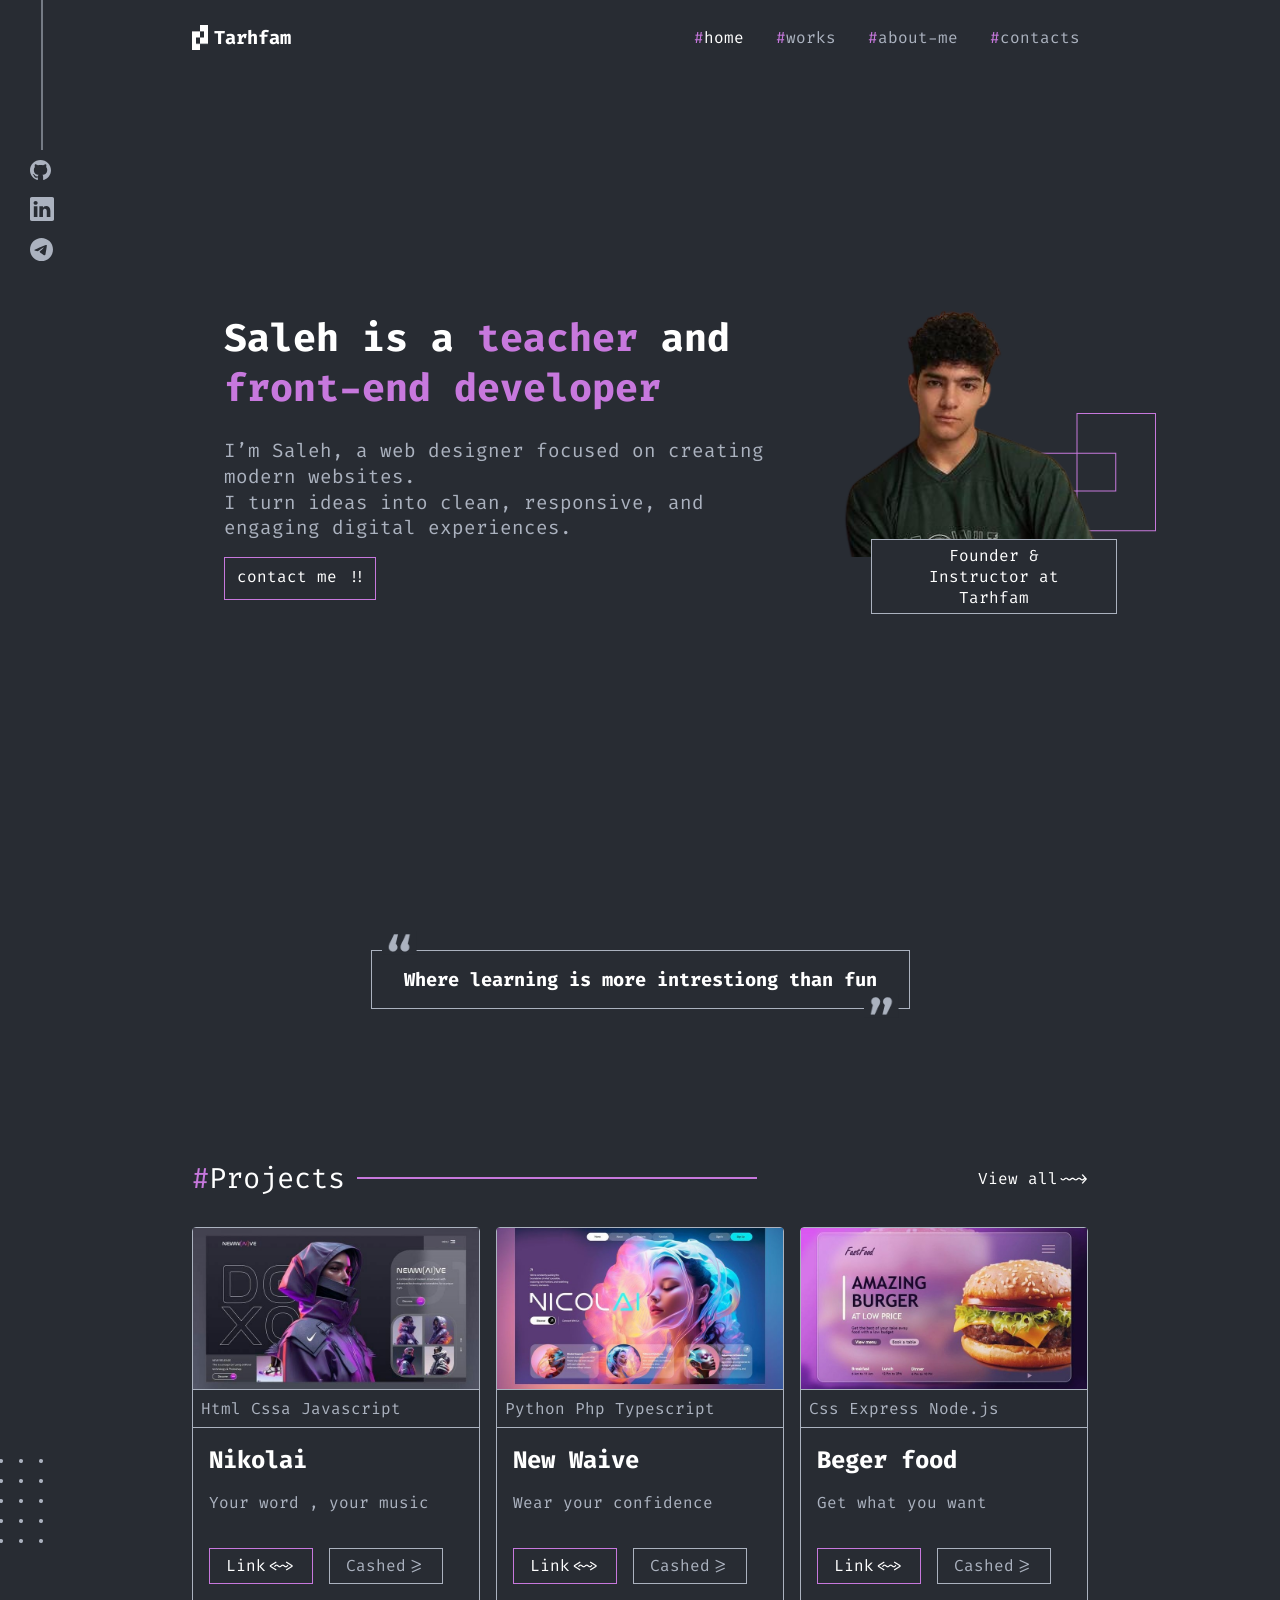
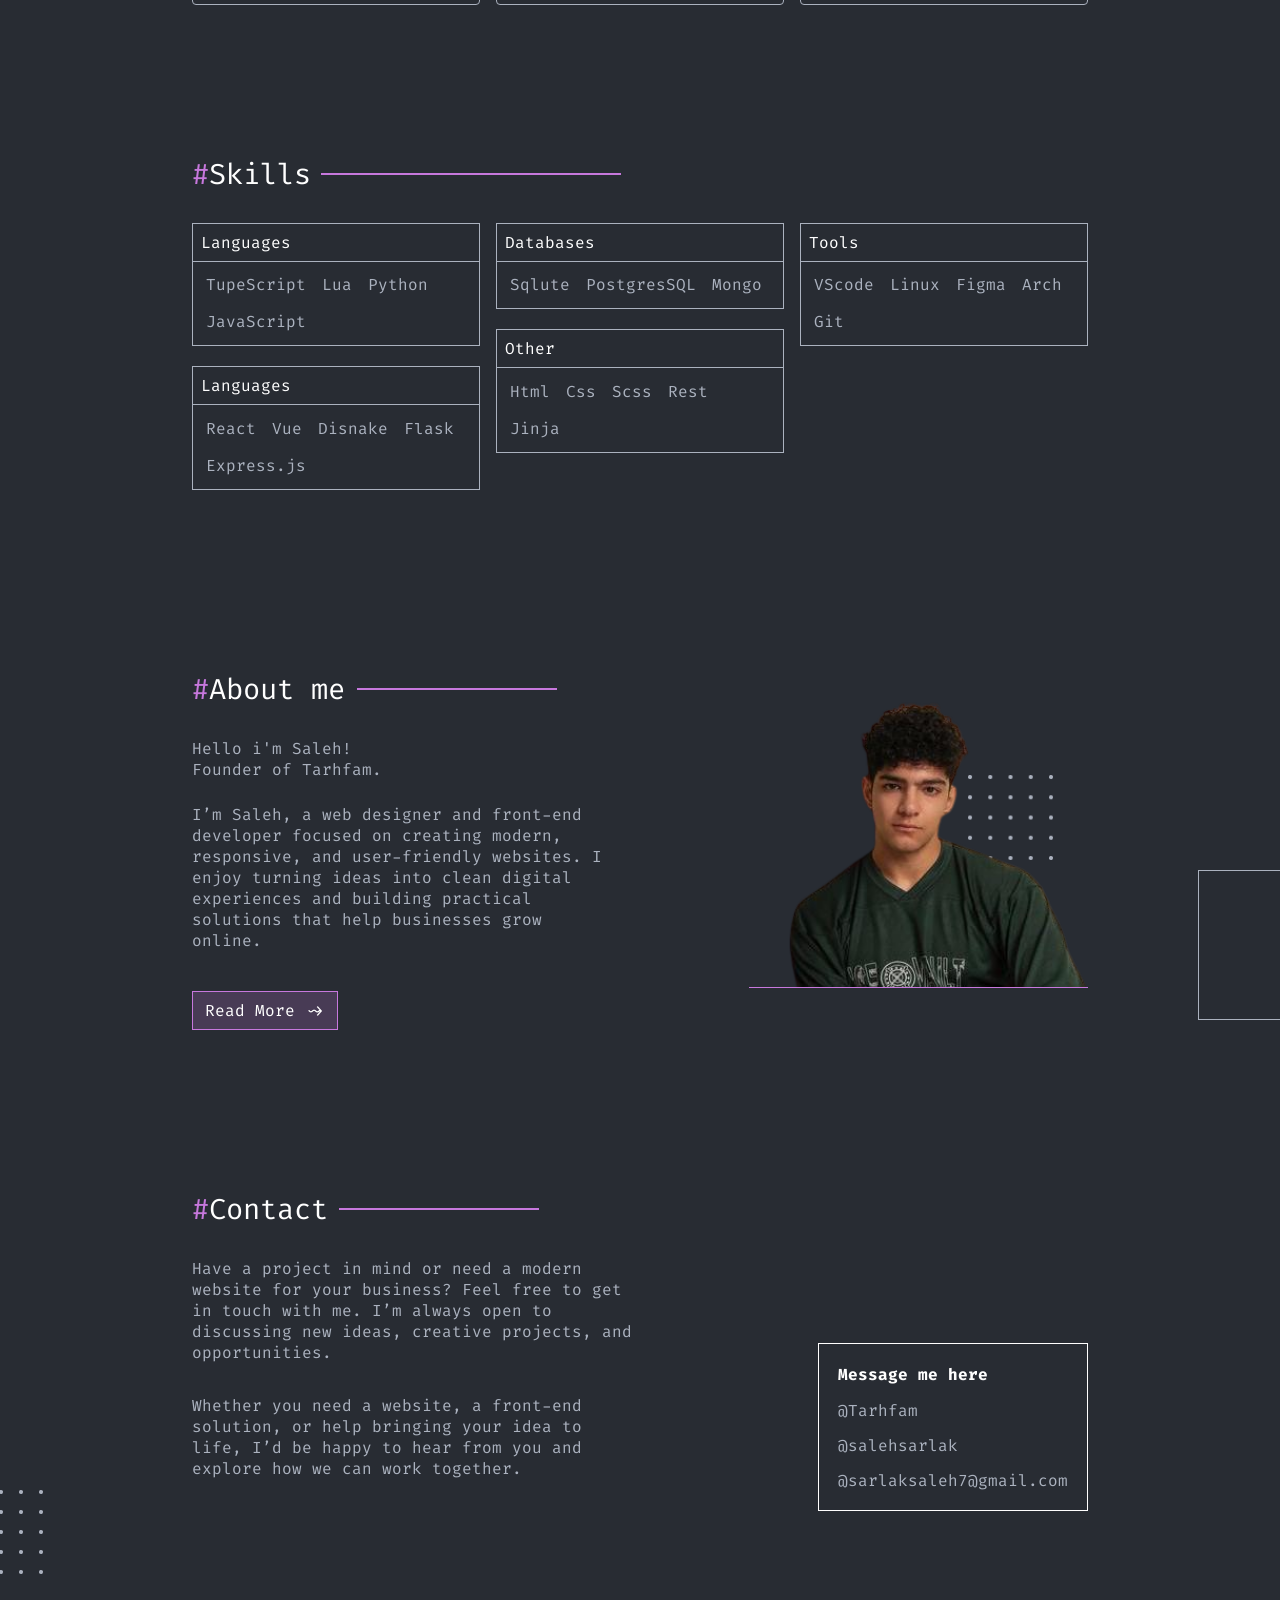
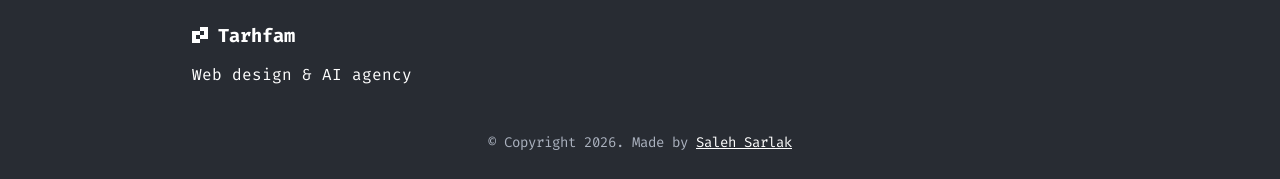
<file: index.html>
<!DOCTYPE html>
<html lang="en">

<head>
    <meta charset="UTF-8">
    <meta name="viewport" content="width=device-width, initial-scale=1.0">
    <title> Portfolio </title>
    <link rel="stylesheet" href="css/reset.css">
    <link rel="stylesheet" href="css/style.css">
    <link rel="stylesheet" href="css/components.css">
</head>

<body>
    <!--Header-->
    <header class="main-header">
        <!--logp-->
        <a href="index.html" class="logo-wrapper">
            <img src="assets/images/logo.png" alt="logo">
            <h3>Tarhfam</h3>
        </a>

        <!--navigation=list-->
        <nav>

            <ul class="nav-list">

                <li><a href="index.html" class="nav-link active"><span class="sharp-sign">#</span>home</a></li>
                <li><a href="./pages/projects.html" class="nav-link"><span class="sharp-sign">#</span>works</a></li>
                <li><a href="./pages/about-me.html" class="nav-link"><span class="sharp-sign">#</span>about-me</a></li>
                <li><a href="./pages/contact-me.html" class="nav-link"><span class="sharp-sign">#</span>contacts</a></li>
            </ul>
        </nav>
    </header>

    
    <!-- Fixed social icons -->

        <div class="socials-container">
            <div class="social-line">
                
            </div>
            <ul class="social-list">
                    <li class="social-link"><a target="_blank" href="https://github.com/salehsarlak" class="social-link"><svg width="21" height="20" viewBox="0 0 21 20" fill="none" xmlns="http://www.w3.org/2000/svg">
<path d="M10.5 0C4.69875 0 0 4.58819 0 10.2529C0 14.7899 3.00562 18.6219 7.17937 19.9804C7.70437 20.0701 7.90125 19.7625 7.90125 19.4934C7.90125 19.2499 7.88813 18.4425 7.88813 17.5838C5.25 18.058 4.5675 16.9558 4.3575 16.3791C4.23938 16.0843 3.7275 15.1743 3.28125 14.9308C2.91375 14.7386 2.38875 14.2644 3.26813 14.2516C4.095 14.2388 4.68563 14.9949 4.8825 15.3025C5.8275 16.8533 7.33688 16.4175 7.94063 16.1484C8.0325 15.4819 8.30812 15.0334 8.61 14.777C6.27375 14.5207 3.8325 13.6364 3.8325 9.71466C3.8325 8.59965 4.23938 7.67689 4.90875 6.95918C4.80375 6.70286 4.43625 5.65193 5.01375 4.24215C5.01375 4.24215 5.89313 3.97301 7.90125 5.29308C8.74125 5.06239 9.63375 4.94704 10.5263 4.94704C11.4188 4.94704 12.3113 5.06239 13.1513 5.29308C15.1594 3.9602 16.0387 4.24215 16.0387 4.24215C16.6163 5.65193 16.2488 6.70286 16.1438 6.95918C16.8131 7.67689 17.22 8.58684 17.22 9.71466C17.22 13.6492 14.7656 14.5207 12.4294 14.777C12.81 15.0975 13.1381 15.7126 13.1381 16.6738C13.1381 18.0452 13.125 19.1474 13.125 19.4934C13.125 19.7625 13.3219 20.0829 13.8469 19.9804C15.9314 19.2935 17.7428 17.9854 19.026 16.2403C20.3092 14.4953 20.9996 12.4012 21 10.2529C21 4.58819 16.3013 0 10.5 0Z" fill="#ABB2BF"/>
</svg></a></li>

                    <li class="social-link"><a target="_blank" href="www.linkedin.com/in/salehsarlak
" class="social-link"><svg width="24" height="24" viewBox="0 0 24 24" fill="none" xmlns="http://www.w3.org/2000/svg">
<path d="M0 1.719C0 0.7695 0.789 0 1.7625 0H22.2375C23.211 0 24 0.7695 24 1.719V22.281C24 23.2305 23.211 24 22.2375 24H1.7625C0.789 24 0 23.2305 0 22.281V1.719ZM7.4145 20.091V9.2535H3.813V20.091H7.4145ZM5.6145 7.773C6.87 7.773 7.6515 6.942 7.6515 5.901C7.629 4.8375 6.8715 4.029 5.6385 4.029C4.4055 4.029 3.6 4.839 3.6 5.901C3.6 6.942 4.3815 7.773 5.5905 7.773H5.6145ZM12.9765 20.091V14.0385C12.9765 13.7145 13.0005 13.3905 13.0965 13.1595C13.356 12.513 13.9485 11.8425 14.9445 11.8425C16.248 11.8425 16.7685 12.8355 16.7685 14.2935V20.091H20.37V13.875C20.37 10.545 18.594 8.997 16.224 8.997C14.313 8.997 13.4565 10.047 12.9765 10.7865V10.824H12.9525C12.9605 10.8115 12.9685 10.799 12.9765 10.7865V9.2535H9.3765C9.4215 10.2705 9.3765 20.091 9.3765 20.091H12.9765Z" fill="#ABB2BF"/>
</svg></a></li>

                    <li class="social-link"><a target="_blank" href="t.me/Tarhfam" class="social-link"><svg width="23" height="23" viewBox="0 0 23 23" fill="none" xmlns="http://www.w3.org/2000/svg">
<path d="M23 11.5C23 14.55 21.7884 17.4751 19.6317 19.6317C17.4751 21.7884 14.55 23 11.5 23C8.45001 23 5.52494 21.7884 3.36827 19.6317C1.2116 17.4751 0 14.55 0 11.5C0 8.45001 1.2116 5.52494 3.36827 3.36827C5.52494 1.2116 8.45001 0 11.5 0C14.55 0 17.4751 1.2116 19.6317 3.36827C21.7884 5.52494 23 8.45001 23 11.5ZM11.9126 8.48987C10.7942 8.95563 8.55744 9.91875 5.20519 11.3792C4.66181 11.5949 4.37575 11.8076 4.34987 12.0146C4.30675 12.3639 4.74519 12.5019 5.34175 12.6903L5.59331 12.7693C6.17981 12.9605 6.97044 13.1833 7.38012 13.1919C7.75387 13.2006 8.16931 13.0482 8.62787 12.7319C11.7602 10.6174 13.3774 9.54931 13.478 9.52631C13.5499 9.50906 13.6505 9.48894 13.7166 9.54931C13.7842 9.60825 13.777 9.72181 13.7698 9.752C13.7267 9.93744 12.006 11.5359 11.1162 12.3639C10.8387 12.6227 10.6418 12.8053 10.6016 12.8469C10.5129 12.9375 10.4228 13.0267 10.3313 13.1143C9.78506 13.6404 9.37681 14.0343 10.3529 14.6783C10.8229 14.9888 11.1996 15.2432 11.5747 15.4991C11.983 15.778 12.3912 16.0554 12.9202 16.4033C13.0539 16.4896 13.1833 16.583 13.3084 16.6721C13.7842 17.0114 14.214 17.3161 14.7416 17.2673C15.0492 17.2385 15.3669 16.951 15.5279 16.0885C15.9088 14.0516 16.6578 9.63988 16.8302 7.82144C16.8408 7.67027 16.8345 7.51841 16.8116 7.36862C16.798 7.24776 16.7395 7.13641 16.6477 7.05669C16.5169 6.9664 16.361 6.91962 16.2021 6.923C15.7708 6.93019 15.1052 7.16163 11.9126 8.48987Z" fill="#ABB2BF"/>
</svg></a></li>
                </ul>
        </div>


    <!-- saleh banner -->
    <div class="saleh-banner-container">
        <!--  left section   -->
        <section class="left-section">
            <h2 class="banner-title">
                Saleh is a <span class="banner-title-highlit"> teacher </span> and <br> <span
                    class="banner-title-highlit">front-end developer</span>
            </h2>
            <p class="banner-text">
    I’m Saleh, a web designer focused on creating modern websites.<br>
    I turn ideas into clean, responsive, and engaging digital experiences.</p>
            <a href="#" class="banner-link">contact me !!</a>
        </section>





        <!-- right section -->
        <section class="right-section">
            <img class="banner-img" src="assets/images/199397681-removebg-preview.png" alt="saleh sarlak">
            <p class="banner-ocupation">Founder & Instructor at Tarhfam</p>
            <img class="banner-shape" src="assets/images/first-shape.png" alt="shape">
        </section>
    </div>
    <!--    Slogan section      -->
    <div class="slogan-container">
        <div class="slogan-box">
            <img src="assets/icons/left-quote.png" class="qoute left-qoute" alt="qoute">
            <h3>Where learning is more intrestiong than fun</h3>
            <img src="assets/icons/right-quote.png" class="qoute right-qoute" alt="qoute">
        </div>
    </div>

    <!--     Project section        -->


    <div class="projects-container">
        <div class="title-box">
            <h3 class="title"> <span class="title-hilight">#</span>Projects</h3>
            <a href="#" class="view-all">View all~~></a>
        </div>
        <!-- projects shape -->
         <img class="projects-shape" src="assets/images/second-shape.png" alt="shape">
    </div>


    <!--      Projects list        -->

    <div class="projects-list">
        <!--     cart section        -->
        <section class="project-card">
            <img class="project-img" src="assets/images/project-1.jpg" alt="project">
            <!--    languages       -->
            <div class="project-tech">
                <span> Html </span>
                <span> Cssa </span>
                <span> Javascript </span>
            </div>
            <!--      Details info        -->
            <div class="project-info-box">
                <h2 class="project-name">Nikolai</h2>
                <p class="project-text">Your word , your music</p>
                <!--    bottuns      -->
                <div class="project-actions">
                    <a href="#" class="project-link">Link<~></a>
                    <a href="#" class="project-link">Cashed>=</a>
                </div>
            </div>
        </section>
        <section class="project-card">
            <img class="project-img" src="assets/images/project-2.jpg" alt="project">
            <!--    languages       -->
            <div class="project-tech">
                <span> Python </span>
                <span> Php </span>
                <span> Typescript </span>
            </div>
            <!--      Details info        -->
            <div class="project-info-box">
                <h2 class="project-name">New Waive</h2>
                <p class="project-text">Wear your confidence</p>
                <!--    bottuns      -->
                <div class="project-actions">
                    <a href="#" class="project-link">Link<~></a>
                    <a href="#" class="project-link">Cashed>=</a>
                </div>
            </div>
        </section>
        <section class="project-card">
            <img class="project-img" src="assets/images/project-3.jpg" alt="project">
            <!--    languages       -->
            <div class="project-tech">
                <span> Css </span>
                <span> Express </span>
                <span> Node.js </span>
            </div>
            <!--      Details info        -->
            <div class="project-info-box">
                <h2 class="project-name">Beger food</h2>
                <p class="project-text">Get what you want</p>
                <!--    bottuns      -->
                <div class="project-actions">
                    <a href="#" class="project-link">Link<~></a>
                    <a href="#" class="project-link">Cashed>=</a>
                </div>
            </div>
        </section>
    </div>

    <!--      Skills        -->

        <div class="slills-container">

            <!--    heading     -->

            <div class="title-box">
            <h3 class="title"> <span class="title-hilight">#</span>Skills</h3>
        </div>
        <!--   Skils list     -->

        <div class="skills-list-wrapper">
            <section class="skills-column">
                <!--   Box      -->
                <div class="skills-box">
                    <p class="box-header">Languages</p>
                    <div class="box-content">
                        <p>TupeScript</p>
                        <p>Lua</p>
                        <p>Python</p>
                        <p>JavaScript</p>
                    </div>
                </div>
                <!--   Frame Works     -->
                <div class="skills-box">
                    <p class="box-header">Languages</p>
                    <div class="box-content">
                        <p>React</p>
                        <p>Vue</p>
                        <p>Disnake</p>
                        <p>Flask</p>
                        <p>Express.js</p>
                    </div>
                </div>
            </section>
            <section class="skills-column">
                <!--   Box      -->
                <div class="skills-box">
                    <p class="box-header">Databases</p>
                    <div class="box-content">
                        <p>Sqlute</p>
                        <p>PostgresSQL</p>
                        <p>Mongo</p>
                    </div>
                </div>
                <!--   Frame Works     -->
                <div class="skills-box">
                    <p class="box-header">Other</p>
                    <div class="box-content">
                        <p>Html</p>
                        <p>Css</p>
                        <p>Scss</p>
                        <p>Rest</p>
                        <p>Jinja</p>
                    </div>
                </div>
            </section>
            <section class="skills-column">
                <!--   Box      -->
                <div class="skills-box">
                    <p class="box-header">Tools</p>
                    <div class="box-content">
                        <p>VScode</p>
                        <p>Linux</p>
                        <p>Figma</p>
                        <p>Arch</p>
                        <p>Git</p>
                    </div>
                </div>
                <!--   Frame Works     -->
                
                </div>
            </section>
        </div>


        </div>


        <!--     About me        -->

            <div class="about-container">

                <!--title-->
                <div class="title-box">
            <h3 class="title"> <span class="title-hilight">#</span>About me</h3>
        </div>

        <div class="about-wrapper">
            <section class=" ab left-section">
                <p class="about-description">Hello i'm Saleh! <br> Founder of Tarhfam.</p>
                <p class="about-description">I’m Saleh, a web designer and front-end developer focused on creating modern, responsive, and user-friendly websites. I enjoy turning ideas into clean digital experiences and building practical solutions that help businesses grow online.</p>
                <a href="#" class="about-btn">Read More ~></a>
            </section>
            <!-- Right sextion -->
            <section class=" ab right-section">
                <img src="assets/images/second-shape.png" alt="" class="about-second-shape">
                <img src="assets/images/199397681-removebg-preview.png" alt="soufi" class="about-soufi-img">
            </section>
        </div>

            <!-- about shape -->
             <div class="about-shape"></div>

            </div>

            <!-- ==== contact me ===== -->

                <div class="contact-container">
                    <div class="title-box">
            <h3 class="title"> <span class="title-hilight">#</span>Contact</h3>
        </div>
                <div class="contact-wrapper">
                    <!-- left section -->
                    <section class="left-section cs ">
                        <p class="contact-description">        Have a project in mind or need a modern website for your business? Feel free to get in touch with me. I’m always open to discussing new ideas, creative projects, and opportunities.</p>
                        <p class="contact-description">Whether you need a website, a front-end solution, or help bringing your idea to life, I’d be happy to hear from you and explore how we can work together.</p>
                    </section>
                    <!-- right section -->
                    <section class="right-section cs ">
                        <div class="message-box">
                            <h4 class="message-header-title"> Message me here</h4>
                            <ul class="social-list">
                                <li class="social-link" ><a target="_blank" class="aa"  href="https://t.me/Tarhfam">@Tarhfam</a></li>
                                <li class="social-link" ><a target="_blank" class="aa" href="https://github.com/salehsarlak">@salehsarlak</a></li>
                                <li class="social-link" ><a target="_blank" class="aa" href="mailto:sarlaksaleh7@gmail.com">@sarlaksaleh7@gmail.com</a></li>
                            </ul>
                        </div>
                    </section>
                </div>
                <img class="contact-shape" src="assets/images/second-shape.png" alt="shape">
    </div>

        <!-- ====== footer ========= -->

       <footer class="main-footer">
        <div class="logo-wrapper">
            <img src="assets/images/logo.png" alt="Tarhfam">
            <h3>Tarhfam</h3>
        </div>
        <p>Web design & AI agency</p>

        <p class="cp-text">© Copyright 2026. Made by <a class="flink" href="www.linkedin.com/in/salehsarlak">Saleh Sarlak</a></p>
       </footer> 
</body>

</html>
</file>
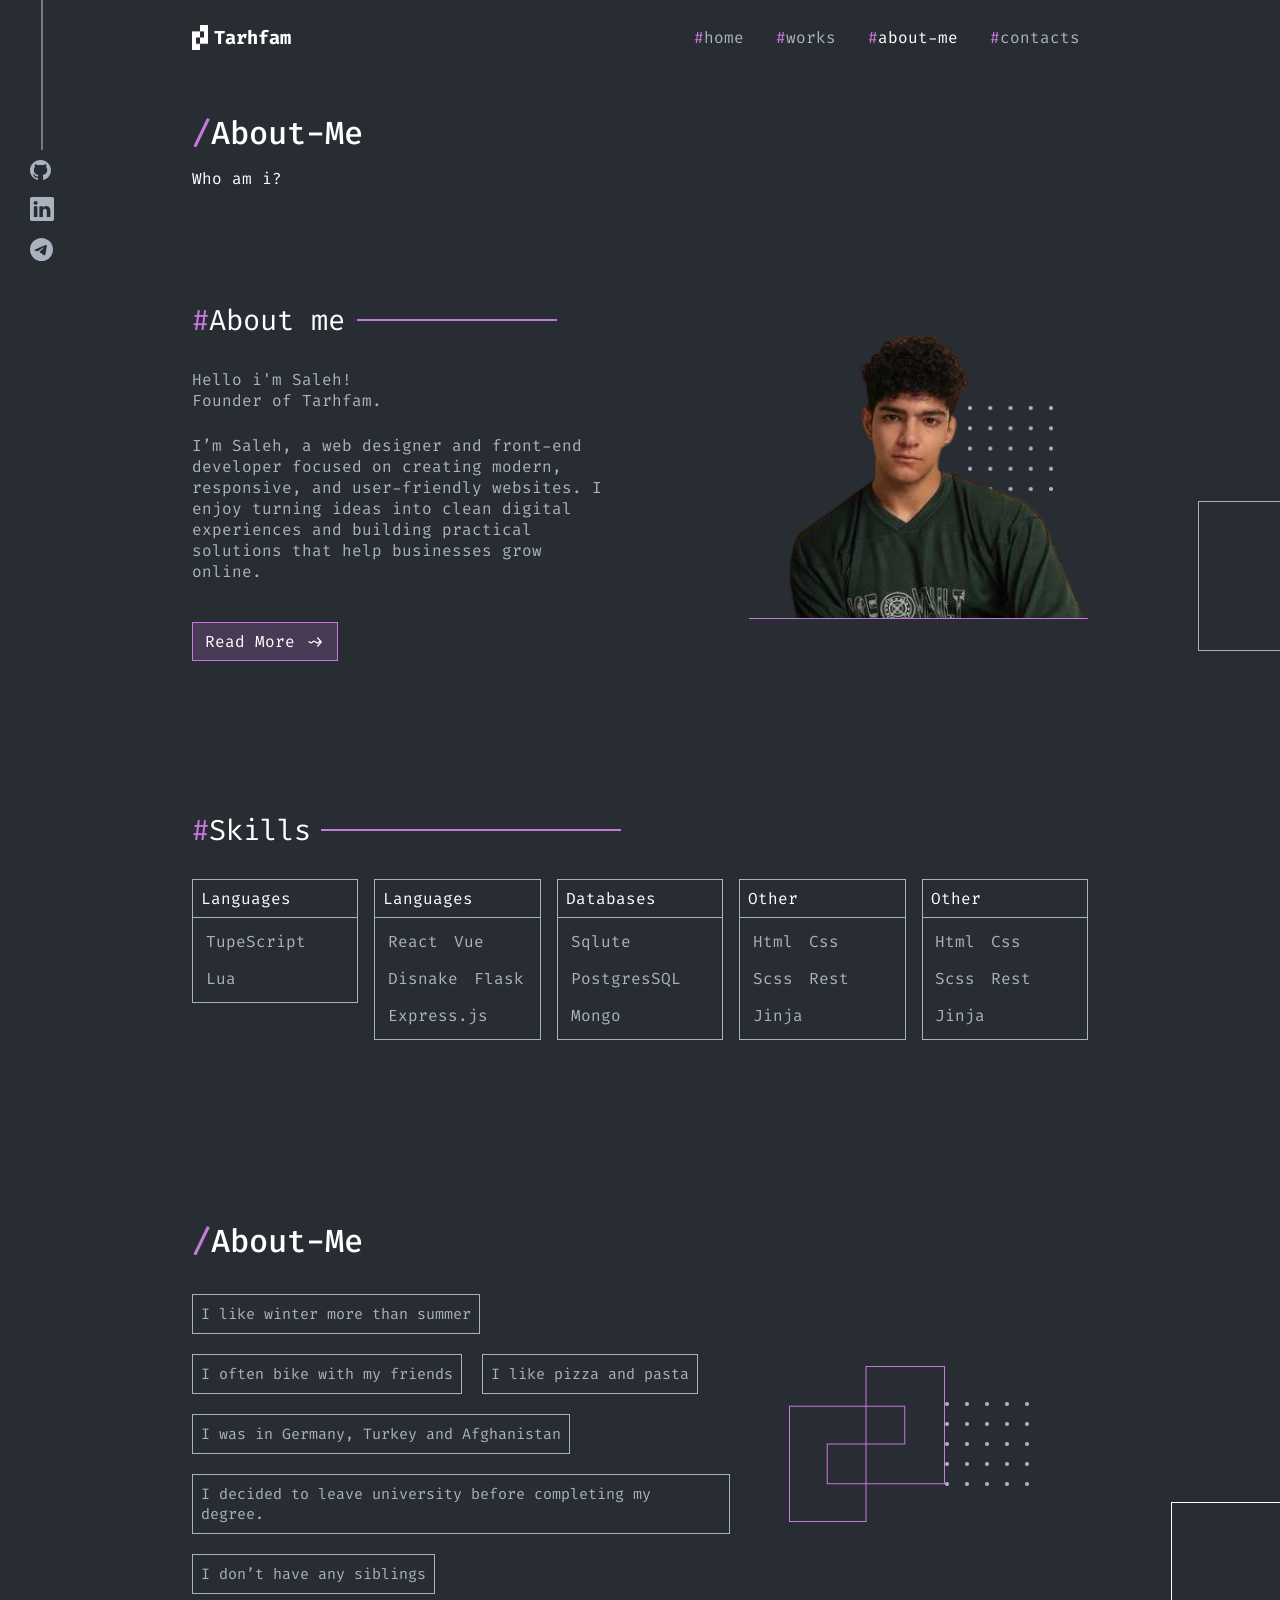
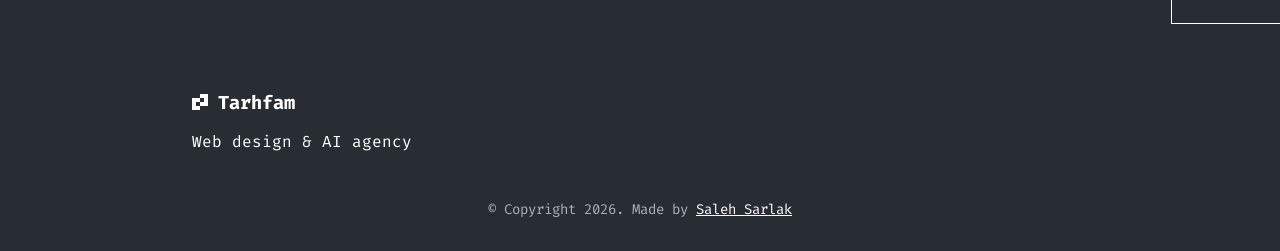
<file: pages/about-me.html>
<!DOCTYPE html>
<html lang="en">
<head>
    <meta charset="UTF-8">
    <meta name="viewport" content="width=device-width, initial-scale=1.0">
    <title> My Projects </title>
    <link rel="stylesheet" href="../css/components.css">
    <link rel="stylesheet" href="../css/reset.css">
    <link rel="stylesheet" href="../css/about.css">
</head>
<body>
    

    <!--Header-->
    <header class="main-header">
        <!--logp-->
        <a href="../index.html" class="logo-wrapper">
            <img src="../assets/images/logo.png" alt="logo">
            <h3>Tarhfam</h3>
        </a>

        <!--navigation=list-->
        <nav>

            <ul class="nav-list">

                <li><a href="../index.html" class="nav-link"><span class="sharp-sign">#</span>home</a></li>
                <li><a href="../pages/projects.html" class="nav-link"><span class="sharp-sign">#</span>works</a></li>
                <li><a href="../pages/about-me.html" class="nav-link active"><span class="sharp-sign">#</span>about-me</a></li>
                <li><a href="../pages/contact-me.html" class="nav-link"><span class="sharp-sign">#</span>contacts</a></li>
            </ul>
        </nav>
    </header>



        <!-- Fixed social icons -->

        <div class="socials-container">
            <div class="social-line">
                
            </div>
            <ul class="social-list">
                    <li class="social-link"><a target="_blank" href="https://github.com/salehsarlak" class="social-link"><svg width="21" height="20" viewBox="0 0 21 20" fill="none" xmlns="http://www.w3.org/2000/svg">
<path d="M10.5 0C4.69875 0 0 4.58819 0 10.2529C0 14.7899 3.00562 18.6219 7.17937 19.9804C7.70437 20.0701 7.90125 19.7625 7.90125 19.4934C7.90125 19.2499 7.88813 18.4425 7.88813 17.5838C5.25 18.058 4.5675 16.9558 4.3575 16.3791C4.23938 16.0843 3.7275 15.1743 3.28125 14.9308C2.91375 14.7386 2.38875 14.2644 3.26813 14.2516C4.095 14.2388 4.68563 14.9949 4.8825 15.3025C5.8275 16.8533 7.33688 16.4175 7.94063 16.1484C8.0325 15.4819 8.30812 15.0334 8.61 14.777C6.27375 14.5207 3.8325 13.6364 3.8325 9.71466C3.8325 8.59965 4.23938 7.67689 4.90875 6.95918C4.80375 6.70286 4.43625 5.65193 5.01375 4.24215C5.01375 4.24215 5.89313 3.97301 7.90125 5.29308C8.74125 5.06239 9.63375 4.94704 10.5263 4.94704C11.4188 4.94704 12.3113 5.06239 13.1513 5.29308C15.1594 3.9602 16.0387 4.24215 16.0387 4.24215C16.6163 5.65193 16.2488 6.70286 16.1438 6.95918C16.8131 7.67689 17.22 8.58684 17.22 9.71466C17.22 13.6492 14.7656 14.5207 12.4294 14.777C12.81 15.0975 13.1381 15.7126 13.1381 16.6738C13.1381 18.0452 13.125 19.1474 13.125 19.4934C13.125 19.7625 13.3219 20.0829 13.8469 19.9804C15.9314 19.2935 17.7428 17.9854 19.026 16.2403C20.3092 14.4953 20.9996 12.4012 21 10.2529C21 4.58819 16.3013 0 10.5 0Z" fill="#ABB2BF"/>
</svg></a></li>

                    <li class="social-link"><a target="_blank" href="www.linkedin.com/in/salehsarlak
" class="social-link"><svg width="24" height="24" viewBox="0 0 24 24" fill="none" xmlns="http://www.w3.org/2000/svg">
<path d="M0 1.719C0 0.7695 0.789 0 1.7625 0H22.2375C23.211 0 24 0.7695 24 1.719V22.281C24 23.2305 23.211 24 22.2375 24H1.7625C0.789 24 0 23.2305 0 22.281V1.719ZM7.4145 20.091V9.2535H3.813V20.091H7.4145ZM5.6145 7.773C6.87 7.773 7.6515 6.942 7.6515 5.901C7.629 4.8375 6.8715 4.029 5.6385 4.029C4.4055 4.029 3.6 4.839 3.6 5.901C3.6 6.942 4.3815 7.773 5.5905 7.773H5.6145ZM12.9765 20.091V14.0385C12.9765 13.7145 13.0005 13.3905 13.0965 13.1595C13.356 12.513 13.9485 11.8425 14.9445 11.8425C16.248 11.8425 16.7685 12.8355 16.7685 14.2935V20.091H20.37V13.875C20.37 10.545 18.594 8.997 16.224 8.997C14.313 8.997 13.4565 10.047 12.9765 10.7865V10.824H12.9525C12.9605 10.8115 12.9685 10.799 12.9765 10.7865V9.2535H9.3765C9.4215 10.2705 9.3765 20.091 9.3765 20.091H12.9765Z" fill="#ABB2BF"/>
</svg></a></li>

                    <li class="social-link"><a target="_blank" href="t.me/Tarhfam" class="social-link"><svg width="23" height="23" viewBox="0 0 23 23" fill="none" xmlns="http://www.w3.org/2000/svg">
<path d="M23 11.5C23 14.55 21.7884 17.4751 19.6317 19.6317C17.4751 21.7884 14.55 23 11.5 23C8.45001 23 5.52494 21.7884 3.36827 19.6317C1.2116 17.4751 0 14.55 0 11.5C0 8.45001 1.2116 5.52494 3.36827 3.36827C5.52494 1.2116 8.45001 0 11.5 0C14.55 0 17.4751 1.2116 19.6317 3.36827C21.7884 5.52494 23 8.45001 23 11.5ZM11.9126 8.48987C10.7942 8.95563 8.55744 9.91875 5.20519 11.3792C4.66181 11.5949 4.37575 11.8076 4.34987 12.0146C4.30675 12.3639 4.74519 12.5019 5.34175 12.6903L5.59331 12.7693C6.17981 12.9605 6.97044 13.1833 7.38012 13.1919C7.75387 13.2006 8.16931 13.0482 8.62787 12.7319C11.7602 10.6174 13.3774 9.54931 13.478 9.52631C13.5499 9.50906 13.6505 9.48894 13.7166 9.54931C13.7842 9.60825 13.777 9.72181 13.7698 9.752C13.7267 9.93744 12.006 11.5359 11.1162 12.3639C10.8387 12.6227 10.6418 12.8053 10.6016 12.8469C10.5129 12.9375 10.4228 13.0267 10.3313 13.1143C9.78506 13.6404 9.37681 14.0343 10.3529 14.6783C10.8229 14.9888 11.1996 15.2432 11.5747 15.4991C11.983 15.778 12.3912 16.0554 12.9202 16.4033C13.0539 16.4896 13.1833 16.583 13.3084 16.6721C13.7842 17.0114 14.214 17.3161 14.7416 17.2673C15.0492 17.2385 15.3669 16.951 15.5279 16.0885C15.9088 14.0516 16.6578 9.63988 16.8302 7.82144C16.8408 7.67027 16.8345 7.51841 16.8116 7.36862C16.798 7.24776 16.7395 7.13641 16.6477 7.05669C16.5169 6.9664 16.361 6.91962 16.2021 6.923C15.7708 6.93019 15.1052 7.16163 11.9126 8.48987Z" fill="#ABB2BF"/>
</svg></a></li>
                </ul>
        </div>


                <!-- ====== Title ========= -->

        <div class="th">
            <h1 class="t-title"> <span class="slash">/</span>About-Me</h1>
            <p class="para">Who am i?</p>
        </div>

        
                    <!--     About me        -->

            <div class="about-container">

                <!--title-->
                <div class="title-box">
            <h3 class="title"> <span class="title-hilight">#</span>About me</h3>
        </div>

        <div class="about-wrapper">
            <section class=" ab left-section">
                <p class="about-description">Hello i'm Saleh! <br> Founder of Tarhfam.</p>
                <p class="about-description">I’m Saleh, a web designer and front-end developer focused on creating modern, responsive, and user-friendly websites. I enjoy turning ideas into clean digital experiences and building practical solutions that help businesses grow online.</p>
                <a href="#" class="about-btn">Read More ~></a>
            </section>
            <!-- Right sextion -->
            <section class=" ab right-section">
                <img src="../assets/images/second-shape.png" alt="" class="about-second-shape">
                <img src="../assets/images/199397681-removebg-preview.png" alt="soufi" class="about-soufi-img">
            </section>
        </div>

            <!-- about shape -->
             <div class="about-shape"></div>

            </div>

                <!--      Skills        -->

        <div class="slills-container">

            <!--    heading     -->

            <div class="title-box">
            <h3 class="title"> <span class="title-hilight">#</span>Skills</h3>
        </div>
        <!--   Skils list     -->

        <div class="skills-list-wrapper">
                <!--   Box      -->
                <div class="skills-box">
                    <p class="box-header">Languages</p>
                    <div class="box-content">
                        <p>TupeScript</p>
                        <p>Lua</p>
                    </div>
                </div>
                <!--   Frame Works     -->
                <div class="skills-box">
                    <p class="box-header">Languages</p>
                    <div class="box-content">
                        <p>React</p>
                        <p>Vue</p>
                        <p>Disnake</p>
                        <p>Flask</p>
                        <p>Express.js</p>
                    </div>
                </div>
                <!--   Box      -->
                <div class="skills-box">
                    <p class="box-header">Databases</p>
                    <div class="box-content">
                        <p>Sqlute</p>
                        <p>PostgresSQL</p>
                        <p>Mongo</p>
                    </div>
                </div>
                <!--   Frame Works     -->
                <div class="skills-box">
                    <p class="box-header">Other</p>
                    <div class="box-content">
                        <p>Html</p>
                        <p>Css</p>
                        <p>Scss</p>
                        <p>Rest</p>
                        <p>Jinja</p>
                    </div>
                </div>

<!--   Frame Works     -->
                <div class="skills-box">
                    <p class="box-header">Other</p>
                    <div class="box-content">
                        <p>Html</p>
                        <p>Css</p>
                        <p>Scss</p>
                        <p>Rest</p>
                        <p>Jinja</p>
                    </div>
                </div>
        </div>
        </div>


                <!-- ========== Facts ======== -->

                   <!-- == title == -->
            <div class="th">
            <h1 class="t-title"> <span class="slash">/</span>About-Me</h1>
        </div>
                
        
        <div class="facts-main">
         

                <!-- === content ==== -->

                <div class="cmain">

                    <div class="ps">
                        <p class="par">I like winter more than summer</p>
                        <p class="par">I often bike with my friends</p>
                        <p class="par">I like pizza and pasta</p>
                        <p class="par">I was in Germany, Turkey and Afghanistan</p>
                        <p class="par">I decided to leave university before completing my degree.</p>
                        <p class="par">I don’t have any siblings</p>
                </div>

                <div class="imgs">
                        <img src="../assets/images/first-shape.png" alt="shape">
                        <img src="../assets/images/second-shape.png" alt="shape">
                    </div>

                    </div>
                    

        </div>


                <!-- ====== footer ========= -->

       <footer class="main-footer">
        <div class="logo-wrapper">
            <img src="../assets/images/logo.png" alt="Tarhfam">
            <h3>Tarhfam</h3>
        </div>
        <p>Web design & AI agency</p>

        <p class="cp-text">© Copyright 2026. Made by <a class="flink" href="www.linkedin.com/in/salehsarlak">Saleh Sarlak</a></p>
       </footer> 


</body>
</html>
</file>
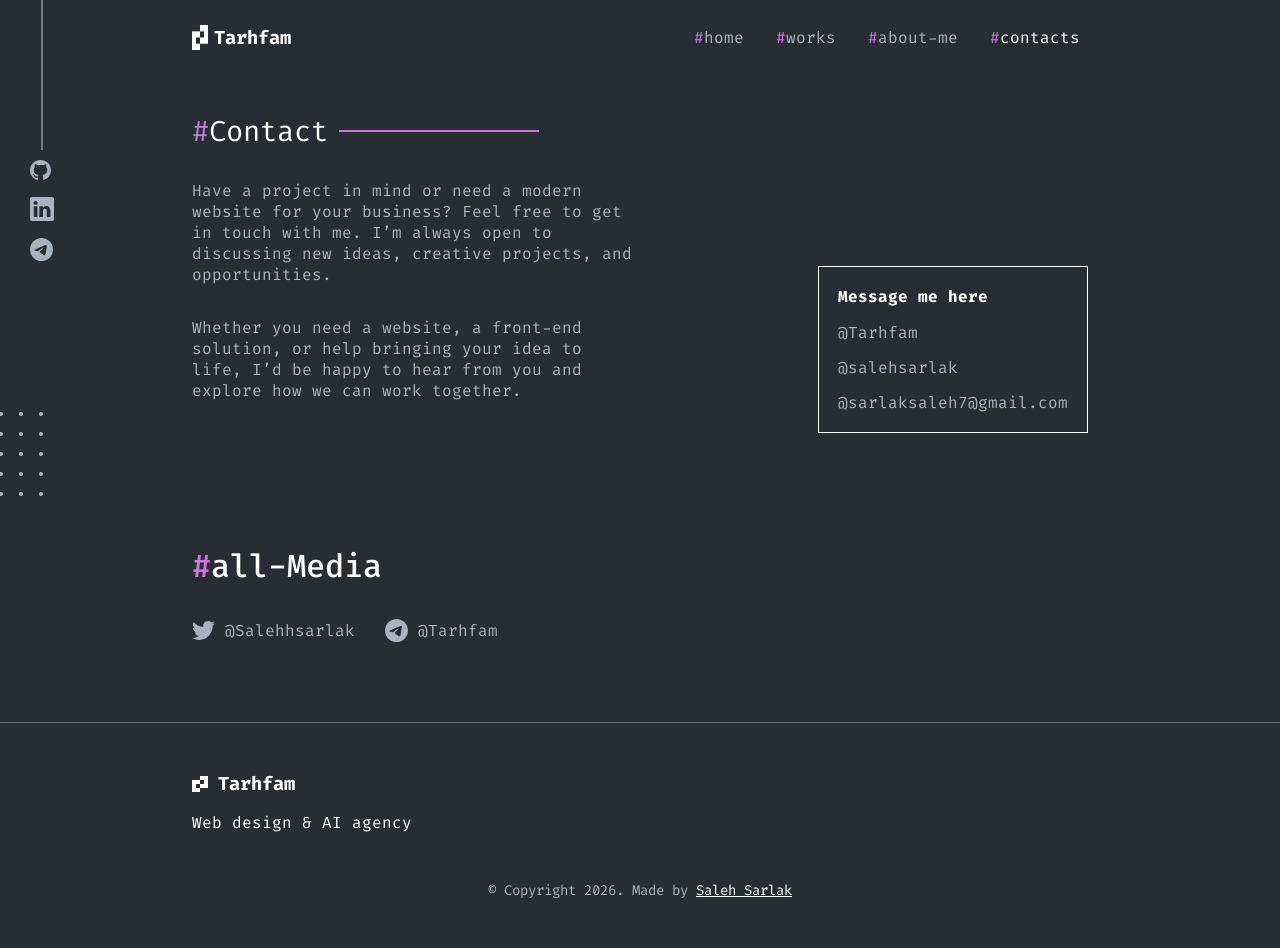
<file: pages/contact-me.html>
<!DOCTYPE html>
<html lang="en">
<head>
    <meta charset="UTF-8">
    <meta name="viewport" content="width=device-width, initial-scale=1.0">
    <title> My Projects </title>
    <link rel="stylesheet" href="../css/components.css">
    <link rel="stylesheet" href="../css/reset.css">
    <link rel="stylesheet" href="../css/contact.css">
</head>
<body>
    

    <!--Header-->
    <header class="main-header">
        <!--logp-->
        <a href="../index.html" class="logo-wrapper">
            <img src="../assets/images/logo.png" alt="logo">
            <h3>Tarhfam</h3>
        </a>

        <!--navigation=list-->
        <nav>

            <ul class="nav-list">

                <li><a href="../index.html" class="nav-link"><span class="sharp-sign">#</span>home</a></li>
                <li><a href="../pages/projects.html" class="nav-link"><span class="sharp-sign">#</span>works</a></li>
                <li><a href="../pages/about-me.html" class="nav-link"><span class="sharp-sign">#</span>about-me</a></li>
                <li><a href="../pages/contact-me.html" class="nav-link active"><span class="sharp-sign">#</span>contacts</a></li>
            </ul>
        </nav>
    </header>



        <!-- Fixed social icons -->

        <div class="socials-container">
            <div class="social-line">
                
            </div>
            <ul class="social-list">
                    <li class="social-link"><a target="_blank" href="https://github.com/salehsarlak" class="social-link"><svg width="21" height="20" viewBox="0 0 21 20" fill="none" xmlns="http://www.w3.org/2000/svg">
<path d="M10.5 0C4.69875 0 0 4.58819 0 10.2529C0 14.7899 3.00562 18.6219 7.17937 19.9804C7.70437 20.0701 7.90125 19.7625 7.90125 19.4934C7.90125 19.2499 7.88813 18.4425 7.88813 17.5838C5.25 18.058 4.5675 16.9558 4.3575 16.3791C4.23938 16.0843 3.7275 15.1743 3.28125 14.9308C2.91375 14.7386 2.38875 14.2644 3.26813 14.2516C4.095 14.2388 4.68563 14.9949 4.8825 15.3025C5.8275 16.8533 7.33688 16.4175 7.94063 16.1484C8.0325 15.4819 8.30812 15.0334 8.61 14.777C6.27375 14.5207 3.8325 13.6364 3.8325 9.71466C3.8325 8.59965 4.23938 7.67689 4.90875 6.95918C4.80375 6.70286 4.43625 5.65193 5.01375 4.24215C5.01375 4.24215 5.89313 3.97301 7.90125 5.29308C8.74125 5.06239 9.63375 4.94704 10.5263 4.94704C11.4188 4.94704 12.3113 5.06239 13.1513 5.29308C15.1594 3.9602 16.0387 4.24215 16.0387 4.24215C16.6163 5.65193 16.2488 6.70286 16.1438 6.95918C16.8131 7.67689 17.22 8.58684 17.22 9.71466C17.22 13.6492 14.7656 14.5207 12.4294 14.777C12.81 15.0975 13.1381 15.7126 13.1381 16.6738C13.1381 18.0452 13.125 19.1474 13.125 19.4934C13.125 19.7625 13.3219 20.0829 13.8469 19.9804C15.9314 19.2935 17.7428 17.9854 19.026 16.2403C20.3092 14.4953 20.9996 12.4012 21 10.2529C21 4.58819 16.3013 0 10.5 0Z" fill="#ABB2BF"/>
</svg></a></li>

                    <li class="social-link"><a target="_blank" href="www.linkedin.com/in/salehsarlak
" class="social-link"><svg width="24" height="24" viewBox="0 0 24 24" fill="none" xmlns="http://www.w3.org/2000/svg">
<path d="M0 1.719C0 0.7695 0.789 0 1.7625 0H22.2375C23.211 0 24 0.7695 24 1.719V22.281C24 23.2305 23.211 24 22.2375 24H1.7625C0.789 24 0 23.2305 0 22.281V1.719ZM7.4145 20.091V9.2535H3.813V20.091H7.4145ZM5.6145 7.773C6.87 7.773 7.6515 6.942 7.6515 5.901C7.629 4.8375 6.8715 4.029 5.6385 4.029C4.4055 4.029 3.6 4.839 3.6 5.901C3.6 6.942 4.3815 7.773 5.5905 7.773H5.6145ZM12.9765 20.091V14.0385C12.9765 13.7145 13.0005 13.3905 13.0965 13.1595C13.356 12.513 13.9485 11.8425 14.9445 11.8425C16.248 11.8425 16.7685 12.8355 16.7685 14.2935V20.091H20.37V13.875C20.37 10.545 18.594 8.997 16.224 8.997C14.313 8.997 13.4565 10.047 12.9765 10.7865V10.824H12.9525C12.9605 10.8115 12.9685 10.799 12.9765 10.7865V9.2535H9.3765C9.4215 10.2705 9.3765 20.091 9.3765 20.091H12.9765Z" fill="#ABB2BF"/>
</svg></a></li>

                    <li class="social-link"><a target="_blank" href="t.me/Tarhfam" class="social-link"><svg width="23" height="23" viewBox="0 0 23 23" fill="none" xmlns="http://www.w3.org/2000/svg">
<path d="M23 11.5C23 14.55 21.7884 17.4751 19.6317 19.6317C17.4751 21.7884 14.55 23 11.5 23C8.45001 23 5.52494 21.7884 3.36827 19.6317C1.2116 17.4751 0 14.55 0 11.5C0 8.45001 1.2116 5.52494 3.36827 3.36827C5.52494 1.2116 8.45001 0 11.5 0C14.55 0 17.4751 1.2116 19.6317 3.36827C21.7884 5.52494 23 8.45001 23 11.5ZM11.9126 8.48987C10.7942 8.95563 8.55744 9.91875 5.20519 11.3792C4.66181 11.5949 4.37575 11.8076 4.34987 12.0146C4.30675 12.3639 4.74519 12.5019 5.34175 12.6903L5.59331 12.7693C6.17981 12.9605 6.97044 13.1833 7.38012 13.1919C7.75387 13.2006 8.16931 13.0482 8.62787 12.7319C11.7602 10.6174 13.3774 9.54931 13.478 9.52631C13.5499 9.50906 13.6505 9.48894 13.7166 9.54931C13.7842 9.60825 13.777 9.72181 13.7698 9.752C13.7267 9.93744 12.006 11.5359 11.1162 12.3639C10.8387 12.6227 10.6418 12.8053 10.6016 12.8469C10.5129 12.9375 10.4228 13.0267 10.3313 13.1143C9.78506 13.6404 9.37681 14.0343 10.3529 14.6783C10.8229 14.9888 11.1996 15.2432 11.5747 15.4991C11.983 15.778 12.3912 16.0554 12.9202 16.4033C13.0539 16.4896 13.1833 16.583 13.3084 16.6721C13.7842 17.0114 14.214 17.3161 14.7416 17.2673C15.0492 17.2385 15.3669 16.951 15.5279 16.0885C15.9088 14.0516 16.6578 9.63988 16.8302 7.82144C16.8408 7.67027 16.8345 7.51841 16.8116 7.36862C16.798 7.24776 16.7395 7.13641 16.6477 7.05669C16.5169 6.9664 16.361 6.91962 16.2021 6.923C15.7708 6.93019 15.1052 7.16163 11.9126 8.48987Z" fill="#ABB2BF"/>
</svg></a></li>
                </ul>
        </div>


                        <!-- ==== contact me ===== -->

                  <div class="contact-container">
                    <div class="title-box">
            <h3 class="title"> <span class="title-hilight">#</span>Contact</h3>
        </div>
                <div class="contact-wrapper">
                    <!-- left section -->
                    <section class="left-section cs ">
                        <p class="contact-description">        Have a project in mind or need a modern website for your business? Feel free to get in touch with me. I’m always open to discussing new ideas, creative projects, and opportunities.</p>
                        <p class="contact-description">Whether you need a website, a front-end solution, or help bringing your idea to life, I’d be happy to hear from you and explore how we can work together.</p>
                    </section>
                    <!-- right section -->
                    <section class="right-section cs ">
                        <div class="message-box">
                            <h4 class="message-header-title"> Message me here</h4>
                            <ul class="social-list">
                                <li class="social-link" ><a target="_blank" class="aa"  href="https://t.me/Tarhfam">@Tarhfam</a></li>
                                <li class="social-link" ><a target="_blank" class="aa" href="https://github.com/salehsarlak">@salehsarlak</a></li>
                                <li class="social-link" ><a target="_blank" class="aa" href="mailto:sarlaksaleh7@gmail.com">@sarlaksaleh7@gmail.com</a></li>
                            </ul>
                        </div>
                    </section>
                </div>
                <img class="contact-shape" src="../assets/images/second-shape.png" alt="shape">
    </div>


            <!-- ========== Other ========= -->
                  <!-- ====== Title ========= -->

        <div class="th">
            <h1 class="t-title"> <span class="slash">#</span>all-Media</h1>
        </div>
        <div class="others">
            <a target="_blank" href="t.me/Tarhfam" class="pg"><svg class="svgh" width="23" height="19" viewBox="0 0 23 19" fill="none" xmlns="http://www.w3.org/2000/svg">
<path d="M7.22487 19C15.9045 19 20.6526 11.6883 20.6526 5.35873C20.6526 5.15412 20.6526 4.9466 20.6439 4.74199C21.5683 4.06166 22.3661 3.21937 23 2.25459C22.1365 2.64165 21.2215 2.89676 20.2846 3.01162C21.2715 2.41189 22.0106 1.46827 22.3646 0.356148C21.4374 0.914607 20.4226 1.30664 19.3646 1.51509C18.6533 0.744931 17.712 0.234726 16.6866 0.0635014C15.6612 -0.107724 14.6089 0.0695869 13.6927 0.567968C12.7764 1.06635 12.0474 1.85799 11.6185 2.82026C11.1896 3.78253 11.0848 4.86173 11.3203 5.8907C9.444 5.79505 7.60842 5.29949 5.93262 4.43617C4.25682 3.57285 2.77823 2.36104 1.59275 0.879351C0.990926 1.93611 0.807262 3.18612 1.07905 4.37555C1.35085 5.56499 2.05772 6.60467 3.05612 7.28347C2.30796 7.25763 1.57625 7.05338 0.92 6.68719V6.75296C0.92129 7.85999 1.2985 8.93261 1.98788 9.78952C2.67726 10.6464 3.63651 11.2351 4.7035 11.4559C4.2985 11.5694 3.88014 11.6259 3.46006 11.624C3.16391 11.6249 2.86836 11.597 2.57744 11.5407C2.87901 12.4937 3.46621 13.3269 4.25679 13.9236C5.04738 14.5203 6.00176 14.8507 6.98625 14.8685C5.3138 16.2039 3.24789 16.9282 1.12125 16.9247C0.746524 16.9263 0.372058 16.9044 0 16.859C2.15843 18.258 4.66512 19.0008 7.22487 19Z" fill="#ABB2BF"/>
</svg> @Salehhsarlak</a>

<a target="_blank" href="https://x.com/salehhsarlak" class="pg"><svg class="svgh" width="23" height="23" viewBox="0 0 23 23" fill="none" xmlns="http://www.w3.org/2000/svg">
<path d="M23 11.5C23 14.55 21.7884 17.4751 19.6317 19.6317C17.4751 21.7884 14.55 23 11.5 23C8.45001 23 5.52494 21.7884 3.36827 19.6317C1.2116 17.4751 0 14.55 0 11.5C0 8.45001 1.2116 5.52494 3.36827 3.36827C5.52494 1.2116 8.45001 0 11.5 0C14.55 0 17.4751 1.2116 19.6317 3.36827C21.7884 5.52494 23 8.45001 23 11.5ZM11.9126 8.48987C10.7942 8.95563 8.55744 9.91875 5.20519 11.3792C4.66181 11.5949 4.37575 11.8076 4.34987 12.0146C4.30675 12.3639 4.74519 12.5019 5.34175 12.6903L5.59331 12.7693C6.17981 12.9605 6.97044 13.1833 7.38012 13.1919C7.75387 13.2006 8.16931 13.0482 8.62787 12.7319C11.7602 10.6174 13.3774 9.54931 13.478 9.52631C13.5499 9.50906 13.6505 9.48894 13.7166 9.54931C13.7842 9.60825 13.777 9.72181 13.7698 9.752C13.7267 9.93744 12.006 11.5359 11.1162 12.3639C10.8387 12.6227 10.6418 12.8053 10.6016 12.8469C10.5129 12.9375 10.4228 13.0267 10.3313 13.1143C9.78506 13.6404 9.37681 14.0343 10.3529 14.6783C10.8229 14.9888 11.1996 15.2432 11.5747 15.4991C11.983 15.778 12.3912 16.0554 12.9202 16.4033C13.0539 16.4896 13.1833 16.583 13.3084 16.6721C13.7842 17.0114 14.214 17.3161 14.7416 17.2673C15.0492 17.2385 15.3669 16.951 15.5279 16.0885C15.9088 14.0516 16.6578 9.63988 16.8302 7.82144C16.8408 7.67027 16.8345 7.51841 16.8116 7.36862C16.798 7.24776 16.7395 7.13641 16.6477 7.05669C16.5169 6.9664 16.361 6.91962 16.2021 6.923C15.7708 6.93019 15.1052 7.16163 11.9126 8.48987Z" fill="#ABB2BF"/>
</svg> @Tarhfam</a>




        </div>

                            <!-- ====== footer ========= -->
        <hr class="hr">
       <footer class="main-footer">
        <div class="logo-wrapper">
            <img src="../assets/images/logo.png" alt="Tarhfam">
            <h3>Tarhfam</h3>
        </div>
        <p>Web design & AI agency</p>

        <p class="cp-text">© Copyright 2026. Made by <a class="flink" href="www.linkedin.com/in/salehsarlak">Saleh Sarlak</a></p>
       </footer> 



</body>
</html>
</file>
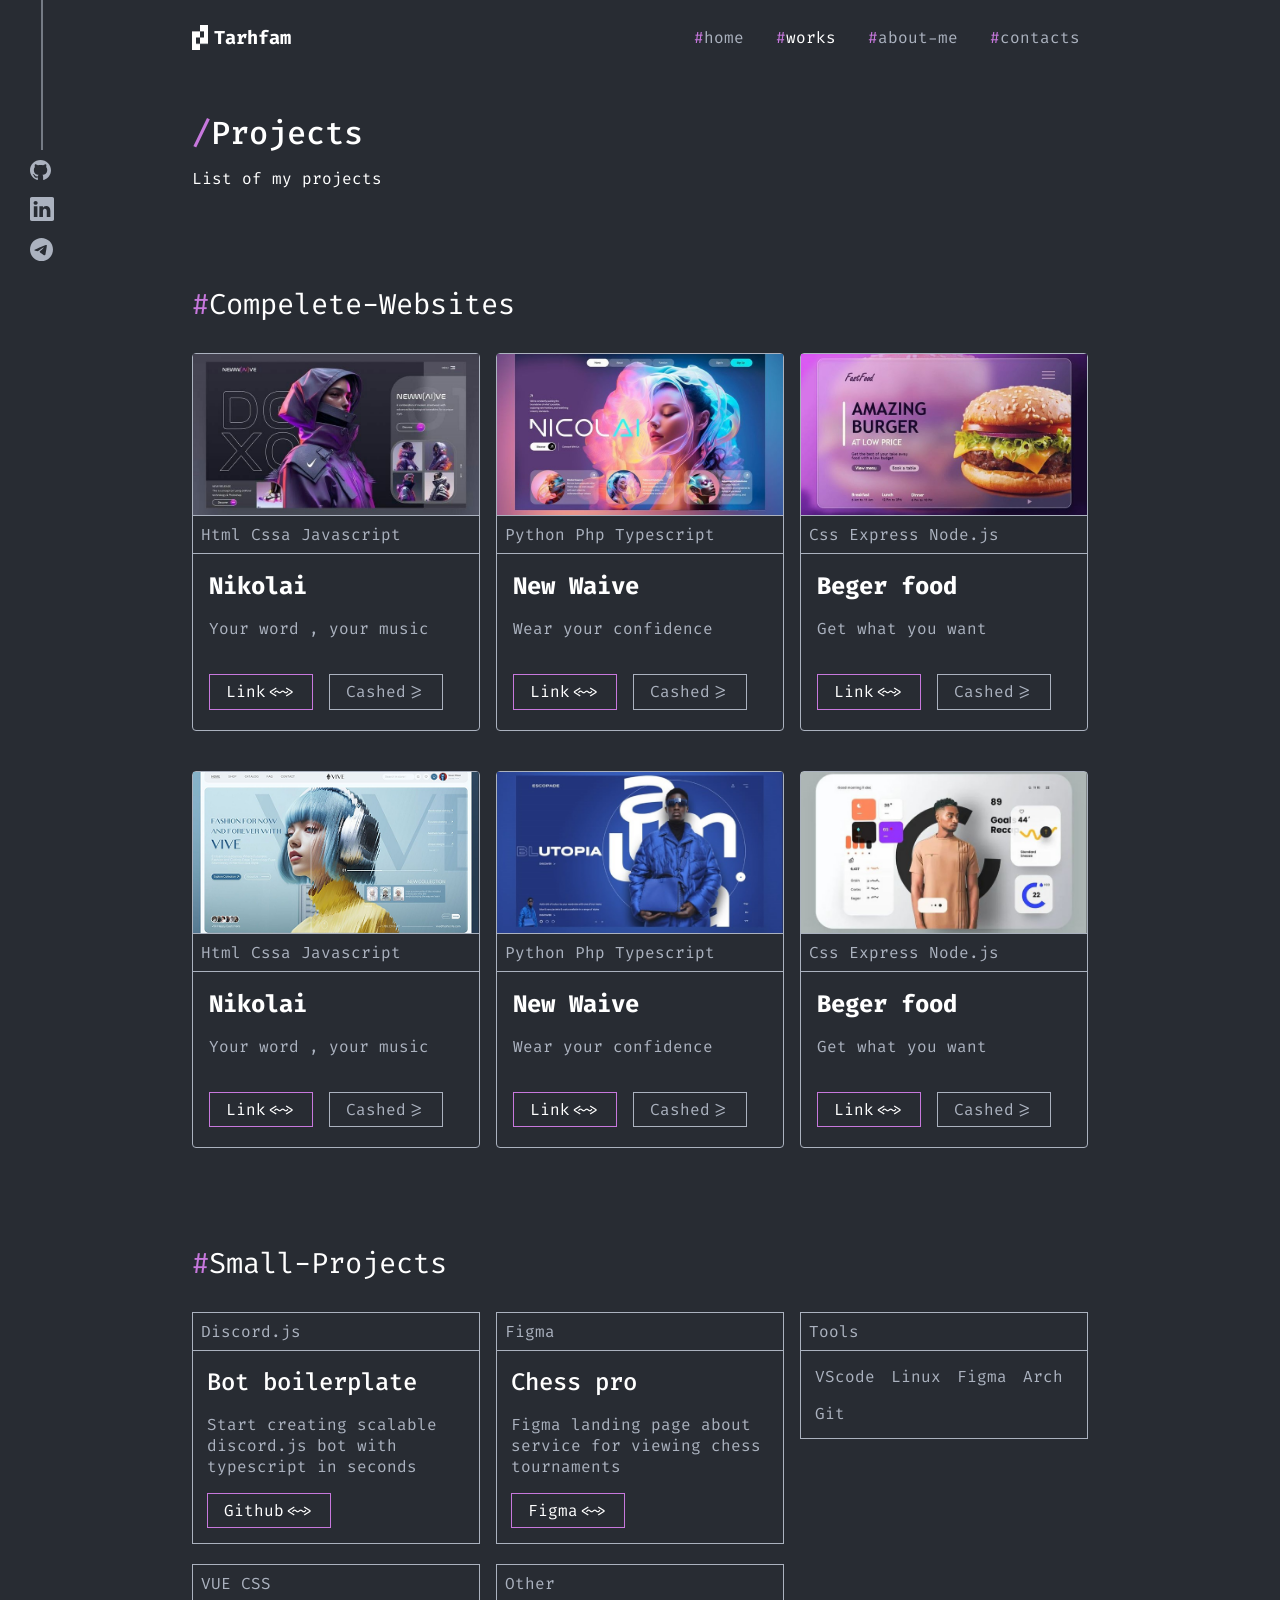
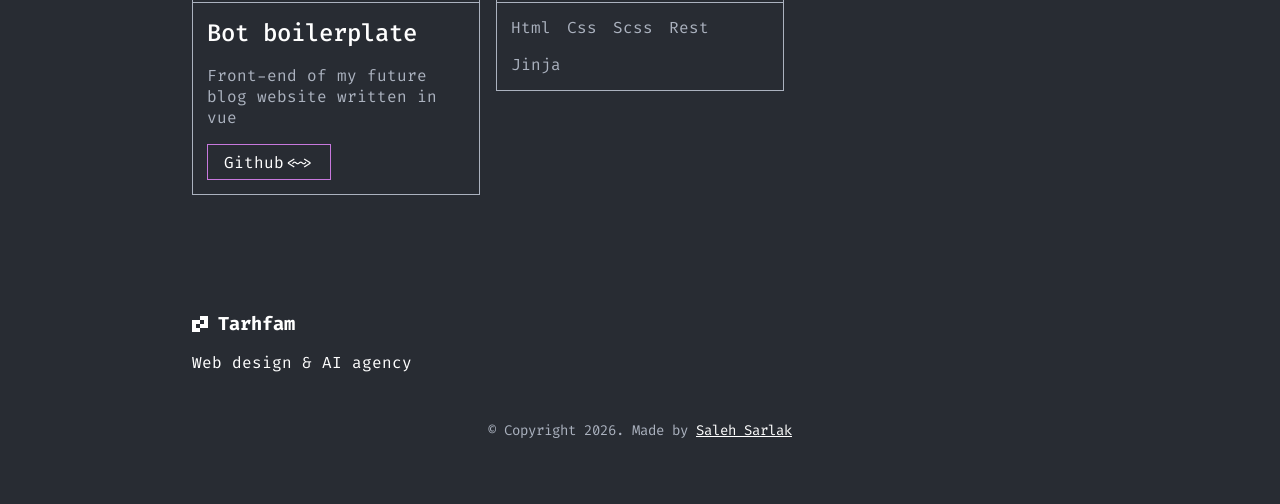
<file: pages/projects.html>
<!DOCTYPE html>
<html lang="en">
<head>
    <meta charset="UTF-8">
    <meta name="viewport" content="width=device-width, initial-scale=1.0">
    <title> My Projects </title>
    <link rel="stylesheet" href="../css/reset.css">
    <link rel="stylesheet" href="../css/projects.css">
    <link rel="stylesheet" href="../css/components.css">
</head>
<body>
    

    <!--Header-->
    <header class="main-header">
        <!--logp-->
        <a href="../index.html" class="logo-wrapper">
            <img src="../assets/images/logo.png" alt="logo">
            <h3>Tarhfam</h3>
        </a>

        <!--navigation=list-->
        <nav>

            <ul class="nav-list">

                <li><a href="../index.html" class="nav-link"><span class="sharp-sign">#</span>home</a></li>
                <li><a href="../pages/projects.html" class="nav-link active"><span class="sharp-sign">#</span>works</a></li>
                <li><a href="../pages/about-me.html" class="nav-link"><span class="sharp-sign">#</span>about-me</a></li>
                <li><a href="../pages/contact-me.html" class="nav-link"><span class="sharp-sign">#</span>contacts</a></li>
            </ul>
        </nav>
    </header>



        <!-- Fixed social icons -->

        <div class="socials-container">
            <div class="social-line">
                
            </div>
            <ul class="social-list">
                    <li class="social-link"><a target="_blank" href="https://github.com/salehsarlak" class="social-link"><svg width="21" height="20" viewBox="0 0 21 20" fill="none" xmlns="http://www.w3.org/2000/svg">
<path d="M10.5 0C4.69875 0 0 4.58819 0 10.2529C0 14.7899 3.00562 18.6219 7.17937 19.9804C7.70437 20.0701 7.90125 19.7625 7.90125 19.4934C7.90125 19.2499 7.88813 18.4425 7.88813 17.5838C5.25 18.058 4.5675 16.9558 4.3575 16.3791C4.23938 16.0843 3.7275 15.1743 3.28125 14.9308C2.91375 14.7386 2.38875 14.2644 3.26813 14.2516C4.095 14.2388 4.68563 14.9949 4.8825 15.3025C5.8275 16.8533 7.33688 16.4175 7.94063 16.1484C8.0325 15.4819 8.30812 15.0334 8.61 14.777C6.27375 14.5207 3.8325 13.6364 3.8325 9.71466C3.8325 8.59965 4.23938 7.67689 4.90875 6.95918C4.80375 6.70286 4.43625 5.65193 5.01375 4.24215C5.01375 4.24215 5.89313 3.97301 7.90125 5.29308C8.74125 5.06239 9.63375 4.94704 10.5263 4.94704C11.4188 4.94704 12.3113 5.06239 13.1513 5.29308C15.1594 3.9602 16.0387 4.24215 16.0387 4.24215C16.6163 5.65193 16.2488 6.70286 16.1438 6.95918C16.8131 7.67689 17.22 8.58684 17.22 9.71466C17.22 13.6492 14.7656 14.5207 12.4294 14.777C12.81 15.0975 13.1381 15.7126 13.1381 16.6738C13.1381 18.0452 13.125 19.1474 13.125 19.4934C13.125 19.7625 13.3219 20.0829 13.8469 19.9804C15.9314 19.2935 17.7428 17.9854 19.026 16.2403C20.3092 14.4953 20.9996 12.4012 21 10.2529C21 4.58819 16.3013 0 10.5 0Z" fill="#ABB2BF"/>
</svg></a></li>

                    <li class="social-link"><a target="_blank" href="www.linkedin.com/in/salehsarlak
" class="social-link"><svg width="24" height="24" viewBox="0 0 24 24" fill="none" xmlns="http://www.w3.org/2000/svg">
<path d="M0 1.719C0 0.7695 0.789 0 1.7625 0H22.2375C23.211 0 24 0.7695 24 1.719V22.281C24 23.2305 23.211 24 22.2375 24H1.7625C0.789 24 0 23.2305 0 22.281V1.719ZM7.4145 20.091V9.2535H3.813V20.091H7.4145ZM5.6145 7.773C6.87 7.773 7.6515 6.942 7.6515 5.901C7.629 4.8375 6.8715 4.029 5.6385 4.029C4.4055 4.029 3.6 4.839 3.6 5.901C3.6 6.942 4.3815 7.773 5.5905 7.773H5.6145ZM12.9765 20.091V14.0385C12.9765 13.7145 13.0005 13.3905 13.0965 13.1595C13.356 12.513 13.9485 11.8425 14.9445 11.8425C16.248 11.8425 16.7685 12.8355 16.7685 14.2935V20.091H20.37V13.875C20.37 10.545 18.594 8.997 16.224 8.997C14.313 8.997 13.4565 10.047 12.9765 10.7865V10.824H12.9525C12.9605 10.8115 12.9685 10.799 12.9765 10.7865V9.2535H9.3765C9.4215 10.2705 9.3765 20.091 9.3765 20.091H12.9765Z" fill="#ABB2BF"/>
</svg></a></li>

                    <li class="social-link"><a target="_blank" href="t.me/Tarhfam" class="social-link"><svg width="23" height="23" viewBox="0 0 23 23" fill="none" xmlns="http://www.w3.org/2000/svg">
<path d="M23 11.5C23 14.55 21.7884 17.4751 19.6317 19.6317C17.4751 21.7884 14.55 23 11.5 23C8.45001 23 5.52494 21.7884 3.36827 19.6317C1.2116 17.4751 0 14.55 0 11.5C0 8.45001 1.2116 5.52494 3.36827 3.36827C5.52494 1.2116 8.45001 0 11.5 0C14.55 0 17.4751 1.2116 19.6317 3.36827C21.7884 5.52494 23 8.45001 23 11.5ZM11.9126 8.48987C10.7942 8.95563 8.55744 9.91875 5.20519 11.3792C4.66181 11.5949 4.37575 11.8076 4.34987 12.0146C4.30675 12.3639 4.74519 12.5019 5.34175 12.6903L5.59331 12.7693C6.17981 12.9605 6.97044 13.1833 7.38012 13.1919C7.75387 13.2006 8.16931 13.0482 8.62787 12.7319C11.7602 10.6174 13.3774 9.54931 13.478 9.52631C13.5499 9.50906 13.6505 9.48894 13.7166 9.54931C13.7842 9.60825 13.777 9.72181 13.7698 9.752C13.7267 9.93744 12.006 11.5359 11.1162 12.3639C10.8387 12.6227 10.6418 12.8053 10.6016 12.8469C10.5129 12.9375 10.4228 13.0267 10.3313 13.1143C9.78506 13.6404 9.37681 14.0343 10.3529 14.6783C10.8229 14.9888 11.1996 15.2432 11.5747 15.4991C11.983 15.778 12.3912 16.0554 12.9202 16.4033C13.0539 16.4896 13.1833 16.583 13.3084 16.6721C13.7842 17.0114 14.214 17.3161 14.7416 17.2673C15.0492 17.2385 15.3669 16.951 15.5279 16.0885C15.9088 14.0516 16.6578 9.63988 16.8302 7.82144C16.8408 7.67027 16.8345 7.51841 16.8116 7.36862C16.798 7.24776 16.7395 7.13641 16.6477 7.05669C16.5169 6.9664 16.361 6.91962 16.2021 6.923C15.7708 6.93019 15.1052 7.16163 11.9126 8.48987Z" fill="#ABB2BF"/>
</svg></a></li>
                </ul>
        </div>



        <!-- ====== Title ========= -->

        <div class="th">
            <h1 class="t-title"> <span class="slash">/</span>Projects</h1>
            <p class="para">List of my projects</p>
        </div>


                    <!--     Project section        -->


    <div class="projects-container">
        <div class="title-box">
            <h3 class="title"> <span class="title-hilight">#</span>Compelete-Websites</h3>
        </div>
        <!-- projects shape -->
    </div>


    <!--      Projects list        -->

    <div class="projects-list">
        <!--     cart section        -->
        <section class="project-card">
            <img class="project-img" src="../assets/images/project-1.jpg" alt="project">
            <!--    languages       -->
            <div class="project-tech">
                <span> Html </span>
                <span> Cssa </span>
                <span> Javascript </span>
            </div>
            <!--      Details info        -->
            <div class="project-info-box">
                <h2 class="project-name">Nikolai</h2>
                <p class="project-text">Your word , your music</p>
                <!--    bottuns      -->
                <div class="project-actions">
                    <a href="#" class="project-link">Link<~></a>
                    <a href="#" class="project-link">Cashed>=</a>
                </div>
            </div>
        </section>
        <section class="project-card">
            <img class="project-img" src="../assets/images/project-2.jpg" alt="project">
            <!--    languages       -->
            <div class="project-tech">
                <span> Python </span>
                <span> Php </span>
                <span> Typescript </span>
            </div>
            <!--      Details info        -->
            <div class="project-info-box">
                <h2 class="project-name">New Waive</h2>
                <p class="project-text">Wear your confidence</p>
                <!--    bottuns      -->
                <div class="project-actions">
                    <a href="#" class="project-link">Link<~></a>
                    <a href="#" class="project-link">Cashed>=</a>
                </div>
            </div>
        </section>
        <section class="project-card">
            <img class="project-img" src="../assets/images/project-3.jpg" alt="project">
            <!--    languages       -->
            <div class="project-tech">
                <span> Css </span>
                <span> Express </span>
                <span> Node.js </span>
            </div>
            <!--      Details info        -->
            <div class="project-info-box">
                <h2 class="project-name">Beger food</h2>
                <p class="project-text">Get what you want</p>
                <!--    bottuns      -->
                <div class="project-actions">
                    <a href="#" class="project-link">Link<~></a>
                    <a href="#" class="project-link">Cashed>=</a>
                </div>
            </div>
        </section>
    </div>
    <div class="projects-list">
        <!--     cart section        -->
        <section class="project-card">
            <img class="project-img" src="../assets/images/Rectangle 22.png" alt="project">
            <!--    languages       -->
            <div class="project-tech">
                <span> Html </span>
                <span> Cssa </span>
                <span> Javascript </span>
            </div>
            <!--      Details info        -->
            <div class="project-info-box">
                <h2 class="project-name">Nikolai</h2>
                <p class="project-text">Your word , your music</p>
                <!--    bottuns      -->
                <div class="project-actions">
                    <a href="#" class="project-link">Link<~></a>
                    <a href="#" class="project-link">Cashed>=</a>
                </div>
            </div>
        </section>
        <section class="project-card">
            <img class="project-img" src="../assets/images/Rectangle 22 (1).png" alt="project">
            <!--    languages       -->
            <div class="project-tech">
                <span> Python </span>
                <span> Php </span>
                <span> Typescript </span>
            </div>
            <!--      Details info        -->
            <div class="project-info-box">
                <h2 class="project-name">New Waive</h2>
                <p class="project-text">Wear your confidence</p>
                <!--    bottuns      -->
                <div class="project-actions">
                    <a href="#" class="project-link">Link<~></a>
                    <a href="#" class="project-link">Cashed>=</a>
                </div>
            </div>
        </section>
        <section class="project-card">
            <img class="project-img" src="../assets/images/Rectangle 22 (2).png" alt="project">
            <!--    languages       -->
            <div class="project-tech">
                <span> Css </span>
                <span> Express </span>
                <span> Node.js </span>
            </div>
            <!--      Details info        -->
            <div class="project-info-box">
                <h2 class="project-name">Beger food</h2>
                <p class="project-text">Get what you want</p>
                <!--    bottuns      -->
                <div class="project-actions">
                    <a href="#" class="project-link">Link<~></a>
                    <a href="#" class="project-link">Cashed>=</a>
                </div>
            </div>
        </section>
    </div>



    <!-- ======== Small projects ======= -->

    <div class="small-container">
            <!-- = cards = -->
        <div class="slills-container">

            <!--    heading     -->

            <div class="title-box">
            <h3 class="title"> <span class="title-hilight">#</span>Small-Projects</h3>
        </div>
        <!--   Skils list     -->

        <div class="skills-list-wrapper">
            <section class="skills-column">
                <!--   Box      -->
                <div class="skills-box">
                    <p class="box-header">Discord.js</p>
                    <div class="box-content">
                        <h4 class="h44">Bot boilerplate</h4>
                        <p>Start creating scalable discord.js bot with typescript in seconds</p>
                        <a href="#" class="project-link">Github<~></a>
                    </div>
                </div>
                <!--   Frame Works     -->
                <div class="skills-box">
                    <p class="box-header">VUE CSS</p>
                    <div class="box-content">
                        <h4 class="h44">Bot boilerplate</h4>
                        <p>Front-end of my future blog website written in vue</p>
                        <a href="#" class="project-link">Github<~></a>
                    </div>
                </div>
            </section>
            <section class="skills-column">
                <!--   Box      -->
                <div class="skills-box">
                    <p class="box-header">Figma</p>
                    <div class="box-content">
                        <h4 class="h44">Chess pro</h4>
                        <p>Figma landing page about service for viewing chess tournaments</p>
                        <a href="#" class="project-link">Figma<~></a>
                    </div>
                </div>
                <!--   Frame Works     -->
                <div class="skills-box">
                    <p class="box-header">Other</p>
                    <div class="box-content">
                        <p>Html</p>
                        <p>Css</p>
                        <p>Scss</p>
                        <p>Rest</p>
                        <p>Jinja</p>
                    </div>
                </div>
            </section>
            <section class="skills-column">
                <!--   Box      -->
                <div class="skills-box">
                    <p class="box-header">Tools</p>
                    <div class="box-content">
                        <p>VScode</p>
                        <p>Linux</p>
                        <p>Figma</p>
                        <p>Arch</p>
                        <p>Git</p>
                    </div>
                </div>
                <!--   Frame Works     -->
                
                </div>
            </section>
        </div>

    </div>



         <!-- ====== footer ========= -->

       <footer class="main-footer">
        <div class="logo-wrapper">
            <img src="../assets/images/logo.png" alt="Tarhfam">
            <h3>Tarhfam</h3>
        </div>
        <p>Web design & AI agency</p>

        <p class="cp-text">© Copyright 2026. Made by <a class="flink" href="www.linkedin.com/in/salehsarlak">Saleh Sarlak</a></p>
       </footer> 


</body>
</html>
</file>
<file: css/style.css>
/* Hero section */

.saleh-banner-container{
    display: flex;
    align-items: center;
    width: 70%;
    margin: 0 auto;
    gap: 2rem;
    justify-content: space-between;
    padding: 2rem;
    height: 100dvh;
    
}
/* legy section */ 
.saleh-banner-container .left-section{
    
}


.saleh-banner-container .left-section .banner-title{
    font-size: 2.4rem;
}


.saleh-banner-container .left-section .banner-title .banner-title-highlit{
    color: #c778dd;
}


.saleh-banner-container .left-section .banner-text{
    margin: 25px 0;
    line-height: 1.6rem;
    color: #abb2bf;
    font-size: 1.2rem;
}


.saleh-banner-container .left-section .banner-link{

    padding: 8px 8px 12px  12px;
    border: 1px solid #c778dd;
    background: #282c33;
    font-size: 16px;
    color: white;
    transition: all 0.3s;
    
}

.saleh-banner-container .left-section .banner-link:hover{

    background: rgba(199, 120, 221 , 0.2);
}

/* Right section */

.saleh-banner-container .right-section {
    
    position: relative;

}

.saleh-banner-container .right-section .banner-img{
    width: 120%;
    height: 120%;
    z-index: 3;
    
    
}


.saleh-banner-container .right-section .banner-ocupation{

    position: relative;
    background: #282c33;
    padding: 5px 30px;
    text-align: center;
    top: -23px;
    border: 1px solid #abb2bf;
    left: 61px;
}


.saleh-banner-container .right-section .banner-shape{
    
    position: absolute;
    top: 150px;
    right: -100px;
    z-index: -1;


}



/* ===========  Slogan section    ========== */
.slogan-container{
    
    text-align: center;
    margin-top: 50px;
    
}

.slogan-container .slogan-box{
    border: 1px solid #abb2bf;
    display: inline-block;
    padding: 1rem 2rem;
    position: relative;
}

.slogan-container .slogan-box .qoute{
    position: absolute;
    width: 35px;
}


.slogan-container .slogan-box .qoute.right-qoute{
  
    bottom: -10px;
    right: 10px;


}



.slogan-container .slogan-box .qoute.left-qoute{
   
   top: -20px;
   left: 10px;
}




/* ========     Projects style    */

.projects-container{
    width: 70%;
    margin: 0 auto;
    margin-top: 150px;
    position: relative;
}





/* ==========     cards     ==============*/

.projects-list{
    
    width: 70%;
    margin: 0 auto;
    display: flex;
    gap: 1rem;

}



.projects-list .project-card{

    border: 1px solid #abb2bf ;
    border-radius: 4px;
}




.projects-list .project-card .project-img{
    width: 100%;
    display: block;
    aspect-ratio: 16/9;
    object-fit: cover;
    
}


.projects-list .project-card .project-tech{

    border-block: 1px solid #abb2bf;
    padding: 0.5rem;
    >span{
        
        color: #abb2bf;
    }


}


.projects-list .project-card .project-info-box{
     
    padding: 16px 16px 20px 16px ;
    >.project-text{
        margin-block: 1rem;
        color: #abb2bf;
    }

    >.project-actions{
        
        margin-top: 35px;
        display: flex;
        gap: 1rem;

        >a{
            padding: 0.4rem 1rem;
            border: 1px solid #C778DD;
            transition: 0.3s;

        }

        >:nth-of-type(2){
            color: #abb2bf;
           border-color: #abb2bf; 

        }

        >:nth-of-type(1):hover{
            background-color: rgba(199, 120, 221 , 0.200);
        }
            
            

        

    }
}
       


    /* pfoject shape/ */

 .projects-container .projects-shape{
            position: absolute;
            left: -26%;
            top: 300px;
            
        }

/*========      Skills        ===========*/

.slills-container{
    width: 70%;
    margin: 10rem auto;
    margin-top: 150px;
     
}


.slills-container .title-box .title::after{
    width: 300px;
}


.slills-container .skills-list-wrapper{
    display: flex;
    gap: 1rem;
    
}




.slills-container .skills-list-wrapper .skills-column{
   
       width: 100%;
}



.slills-container .skills-list-wrapper .skills-column .skills-box{
    border: 1px solid #abb2bf;
     margin-bottom: 20px;
}



.slills-container .skills-list-wrapper .skills-column .skills-box .box-header{
    border-bottom: 1px solid #abb2bf;
    padding: 0.5rem;
    
}




.slills-container .skills-list-wrapper .skills-column .skills-box .box-content{

    color: #abb2bf;
    display: flex;
    gap: 1rem;
    flex-wrap: wrap;
    padding: 0.8rem;
    

}




/* ===========   About    ======================*/

.about-container{
    
    width: 70%;
    position: relative;
    margin: 10rem auto;
    margin-top: 150px;
}


.about-container .title-box .title::after{
    width: 200px
}


.about-container .about-wrapper{
    display: flex;
    justify-content: space-between;
    gap: 3rem;
    align-items: center;
}


.about-container .about-wrapper .ab{
    width: 50%;
}



.about-container .about-wrapper .left-section{}



.about-container .about-wrapper .left-section .about-description{
    color: #abb2bf;
    margin-bottom: 1.5rem;
}




.about-container .about-wrapper .left-section .about-btn{
    border: 1px solid #C778DD;
    background: rgba(199, 120, 221 ,  0.2);
    padding: 8px 12px;
    display: inline-block;
    margin-top: 1rem;
    transition: 0.3s;
    
    &:hover{
        background: none
    }
}






.about-container .about-wrapper .right-section{


    text-align: right;
    position: relative;

}



.about-container .about-wrapper .right-section .about-soufi-img{
    
    width: 80%;
    border-bottom: 1px solid #C778DD;
    margin-top: -30%;
}

.about-container .about-wrapper .right-section .about-second-shape{
    position: absolute;
    right: 35px;
    bottom: 40;
    z-index: -1;
    width: 20%;
}

    /* about shape */
    .about-container .about-shape{
        width: 150px;
        height: 150px;
        border: 1px solid #abb2bf;
        position: absolute;
        right: -29%;
        bottom: 10px;
    }



/* ======= Contact container ======== */

.contact-container{
    width: 70%;
    margin: 7rem auto;
    position: relative;
    >.title-box{
        .title::after{
            width: 200px;
        }
    }

    .contact-wrapper{
        display: flex;
        justify-content: space-between;
        >.cs{
            width: 50%;
        }

        >.left-section {
            >.contact-description{
                margin-bottom: 2rem;
                color: #abb2bf;
            }
        }

        .right-section{
    text-align: right;
    align-self: flex-end;
            >.message-box{
                    border: 1px solid white;
                    display: inline-block;
                    padding: 1.2rem;
                    text-align: left;

                    >.social-list{
                        display: flex;
                        margin-top: 15px;
                        flex-direction: column;
                        gap: 14px;
                        >.social-link{
                            
                            >.aa{
                                color: #abb2bf;
                                transition: 1s;
                                &:hover{
                                    color: white;
                                }
                            }
                        }
                    } 
                    
                    
                        
                    
            }
        }
    }

}

.contact-container .contact-shape{
    position: absolute;
            left: -26%;
            top: 300px;
}

 /* ============== Footer ========= */

 .main-footer{
        margin: 1.7rem auto;
 }
</file>
<file: css/components.css>
/* =======  HEADER  =========== */

.main-header {
    width: 100%;
    padding: 25px 15%;
    display: flex;
    align-items: center;
    position: fixed;
    justify-content: space-between;
    background: #282c33;
    z-index: 3;
    top: 0;

} 

.main-header .logo-wrapper{
    display: flex;
    gap: 6px;
}   

/*===== navigation - list*/


.main-header .nav-list {
    display: flex;
    gap: 1rem;
}


.main-header .nav-list .nav-link{ 

    padding: 0 0.5rem;
    color: #abb2bf;
}



/* Hover effects */
.main-header .nav-list .nav-link:hover{
    color: white;
    transition: all 0.3s;
}


.main-header .nav-list .nav-link .sharp-sign{

    color: #c778dd;
}
      


/* ======== active link ======*/

.main-header .nav-list .nav-link.active{
    color: white;
}

.title-box{
    display: flex;
    justify-content: space-between;
    align-items: center;
    margin-bottom: 30px;
}



.title-box .title{
    display: flex;
    font-size: 1.8rem;
    font-weight: 400;
    position: relative;
}



.title-box .title .title-hilight{
    color: #c778dd;
}



/* ================================================================================ */


/* ====== Fixed Icons =====  */

.socials-container{
    left: 30px;
    position: fixed;
    z-index: 4;
    display: flex;
    flex-direction: column;
    justify-content: center;
    align-items: center ;
    top: 0;


>.social-list{
    display: flex;
    flex-direction: column;
    gap: 12px;
            >.social-link{
                display: block;
                >a{
                    >svg{
                        transition: 0.5s;
                        &:hover{
                            width: 30px;
                        }
                    }
                }
            }
        }

    >.social-line{
            width: 1.6px;
            margin-bottom: 10px;
            height: 150px;
            background: #abb2bf97;
    }

        
}



/* ============================================================================ */


    /* ======= footer  ================ */

    .main-footer{
    width: 70%;
    >.logo-wrapper{
        display: flex;
        align-items: center;
        gap: 10px;
        margin-bottom: 1rem;
    }

    >.cp-text{
        width: 100%;
        text-align: center;
        color: #abb2bf;
        margin-top: 3rem;
        font-size: 14px;
        >.flink{
            color: white;
            text-decoration: underline;
        }
    }
}



/* ============================================================================ */





/*=============   Purple line    ============ */

.title-box .title::after{
    content: "";
    width: 400px;
    height: 2px;
    background: #C778DD;
    position: absolute;
    top: 50%;
    transform: translateY(-50%);
    left: 108%;
}


.title-box .view-all{
    transition: color 0.3s;
}

 .title-box .view-all:hover{
    color: #C778DD;
}


.th{
        width: 70%;
        margin: 2rem auto;
        margin-top: 7rem;
        >.t-title{
            font-weight: 500;
            >.slash{
                color: #C778DD;
            }
        }
        .para{
            margin-top: 14px;
        }
       }
</file>
<file: css/about.css>
.th{
        width: 70%;
        margin: 2rem auto;
        margin-top: 7rem;
        >.t-title{
            font-weight: 500;
            >.slash{
                color: #C778DD;
            }
        }
        .para{
            margin-top: 14px;
        }
       }


       .about-container{
    
    width: 70%;
    position: relative;
    margin: 7rem auto;
}


.about-container .title-box .title::after{
    width: 200px
}


.about-container .about-wrapper{
    display: flex;
    justify-content: space-between;
    gap: 3rem;
    align-items: center;
}


.about-container .about-wrapper .ab{
    width: 50%;
}



.about-container .about-wrapper .left-section{}



.about-container .about-wrapper .left-section .about-description{
    color: #abb2bf;
    margin-bottom: 1.5rem;
}




.about-container .about-wrapper .left-section .about-btn{
    border: 1px solid #C778DD;
    background: rgba(199, 120, 221 ,  0.2);
    padding: 8px 12px;
    display: inline-block;
    margin-top: 1rem;
    transition: 0.3s;
    
    &:hover{
        background: none
    }
}






.about-container .about-wrapper .right-section{


    text-align: right;
    position: relative;

}



.about-container .about-wrapper .right-section .about-soufi-img{
    
    width: 80%;
    border-bottom: 1px solid #C778DD;
    margin-top: -30%;
}

.about-container .about-wrapper .right-section .about-second-shape{
    position: absolute;
    right: 35px;
    bottom: 40;
    z-index: -1;
    width: 20%;
}

    /* about shape */
    .about-container .about-shape{
        width: 150px;
        height: 150px;
        border: 1px solid #abb2bf;
        position: absolute;
        right: -29%;
        bottom: 10px;
    }


        /*========      Skills        ===========*/

.slills-container{
    width: 70%;
    margin: 10rem auto;
    margin-top: 150px;
     
}


.slills-container .title-box .title::after{
    width: 300px;
}


.slills-container .skills-list-wrapper{
    display: flex;
    gap: 1rem;
    /* background: red; */
    
}




.slills-container .skills-list-wrapper .skills-column{
       width: 100%;
       display: flex;
       gap: 30px;
       
}



.slills-container .skills-list-wrapper  .skills-box{
    border: 1px solid #abb2bf;
     margin-bottom: 20px;
     width: 20%;
     height: fit-content;
    }



.slills-container .skills-list-wrapper  .skills-box .box-header{
    border-bottom: 1px solid #abb2bf;
    padding: 0.5rem;
    
}




.slills-container .skills-list-wrapper  .skills-box .box-content{

    color: #abb2bf;
    display: flex;
    gap: 1rem;
    flex-wrap: wrap;
    padding: 0.8rem;
    

}


/* ============= facs -============= */

.facts-main{
    width: 70%;
    margin: 0rem auto;
    margin-bottom: 5rem;
    position: relative;
    >.cmain{
        display: flex;
        justify-content: space-between;
        
        
        >.ps{
            width: 60%;
            display: flex;
            flex-wrap: wrap;
            gap: 20px;
            position: relative;
            >.par{
                display: inline-block;
                padding: 9px 8px;
                border: 1px solid #abb2bf;
                font-size: 15px;
                color: #abb2bf;
                transition: 0.3s;

                &:hover{
                    color: white;
                }
            }
        }

        >.imgs{
            width: 40%;
            display: flex;
            justify-content: center;
            align-items: center;
            
        }
        
        
    }

    &::after{
                content: '';
                border: 1px solid white;
                width: 300px;
                height: 120px;
                position: absolute;
                right: -43%;
                bottom: -30px;
                
            }
}


.main-footer{
    margin: 2rem auto;
    margin-top: 6rem;
}
</file>
<file: css/contact.css>
/* ======= Contact container ======== */

.contact-container{
    width: 70%;
    margin: 7rem auto;
    position: relative;
    >.title-box{
        .title::after{
            width: 200px;
        }
    }

    .contact-wrapper{
        display: flex;
        justify-content: space-between;
        >.cs{
            width: 50%;
        }

        >.left-section {
            >.contact-description{
                margin-bottom: 2rem;
                color: #abb2bf;
            }
        }

        .right-section{
    text-align: right;
    align-self: flex-end;
            >.message-box{
                    border: 1px solid white;
                    display: inline-block;
                    padding: 1.2rem;
                    text-align: left;

                    >.social-list{
                        display: flex;
                        margin-top: 15px;
                        flex-direction: column;
                        gap: 14px;
                        >.social-link{
                            
                            >.aa{
                                color: #abb2bf;
                                transition: 1s;
                                &:hover{
                                    color: white;
                                }
                            }
                        }
                    } 
                    
                    
                        
                    
            }
        }
    }

}

.contact-container .contact-shape{
    position: absolute;
            left: -26%;
            top: 300px;
}


.others{
    width: 70%;
    margin: 1rem auto;
    display: flex;
    gap: 30px;
    >.pg{
        color: #abb2bf;
        display: flex;
        align-items: center;
        gap: 10px;

    }

    
}


.main-footer{
    width: 70%;
    margin: 3rem auto;
}

.hr{
    border: none;
    height: 1px;
    background-color: #abb2bf78;
    margin-top: 5rem;
}
</file>
<file: css/projects.css>
/* ========     Projects style    */

.projects-container{
    width: 70%;
    position: relative;
    text-align: center;
    margin: 0 auto;
    margin-top: 6rem;
}





/* ==========     cards     ==============*/

.projects-list{
    
    width: 70%;
    margin: 0 auto;
    display: flex;
    margin-bottom: 40px;
    gap: 1rem;

}



.projects-list .project-card{

    border: 1px solid #abb2bf ;
    border-radius: 4px;
}




.projects-list .project-card .project-img{
    width: 100%;
    display: block;
    aspect-ratio: 16/9;
    object-fit: cover;
    
}


.projects-list .project-card .project-tech{

    border-block: 1px solid #abb2bf;
    padding: 0.5rem;
    >span{
        
        color: #abb2bf;
    }


}

.title-box .title::after{
    display: none;
}

.projects-list .project-card .project-info-box{
     
    padding: 16px 16px 20px 16px ;
    >.project-text{
        margin-block: 1rem;
        color: #abb2bf;
    }

    >.project-actions{
        
        margin-top: 35px;
        display: flex;
        gap: 1rem;

        >a{
            padding: 0.4rem 1rem;
            border: 1px solid #C778DD;
            transition: 0.3s;

        }

        >:nth-of-type(2){
            color: #abb2bf;
           border-color: #abb2bf; 

        }

        >:nth-of-type(1):hover{
            background-color: rgba(199, 120, 221 , 0.200);
        }
            
            

        

    }
}
       

    /* ========= small projects ======== */

    .small-container{
        width: 70%;
        margin: 6rem auto;
    }

 

    
/*========      Skills        ===========*/

.slills-container{
    width: 100%;
    margin: 1rem auto;
     
}


.slills-container .title-box .title::after{
    width: 300px;
}


.slills-container .skills-list-wrapper{
    display: flex;
    gap: 1rem;
    
}




.slills-container .skills-list-wrapper .skills-column{
   
       width: 100%;
}



.slills-container .skills-list-wrapper .skills-column .skills-box{
    border: 1px solid #abb2bf;
     margin-bottom: 20px;
}



.slills-container .skills-list-wrapper .skills-column .skills-box .box-header{
    border-bottom: 1px solid #abb2bf;
    padding: 0.5rem;
    color: #abb2bf;
}




.slills-container .skills-list-wrapper .skills-column .skills-box .box-content{

    color: #abb2bf;
    display: flex;
    gap: 1rem;
    flex-wrap: wrap;
    padding: 0.9rem;

    >.project-link{
            padding: 0.4rem 1rem;
            border: 1px solid #C778DD;
            transition: 0.3s;
            &:hover{
                background: #c778dd19;
            }

    }

    >.h44{
        color: white;
        width: 100%;
        font-weight: 500;
        font-size: 24px;
        display: block;
    }
    

}

        /* ======== Footer ========== */

       .main-footer{
        margin: 4rem auto;

       }

       /* ========= title ======== */

       .th{
        width: 70%;
        margin: 2rem auto;
        margin-top: 7rem;
        >.t-title{
            font-weight: 500;
            >.slash{
                color: #C778DD;
            }
        }
        .para{
            margin-top: 14px;
        }
       }
</file>
